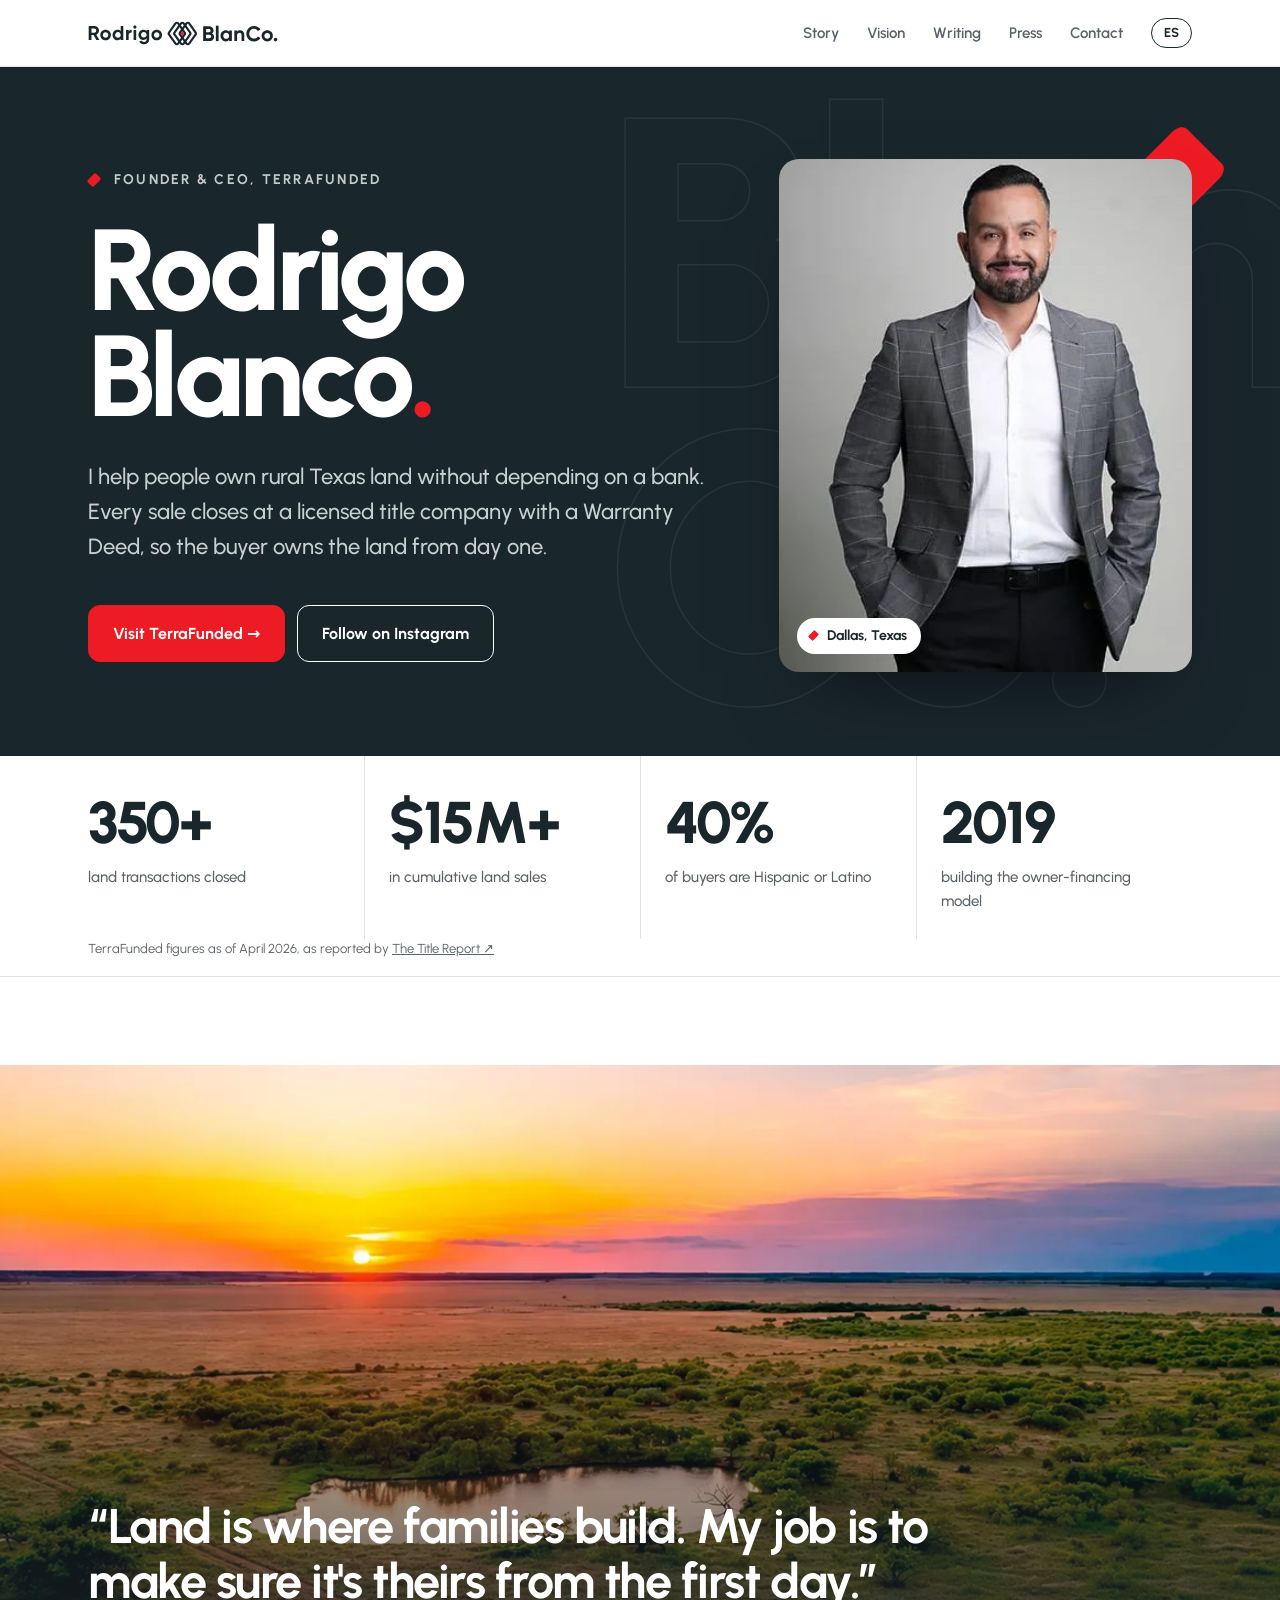
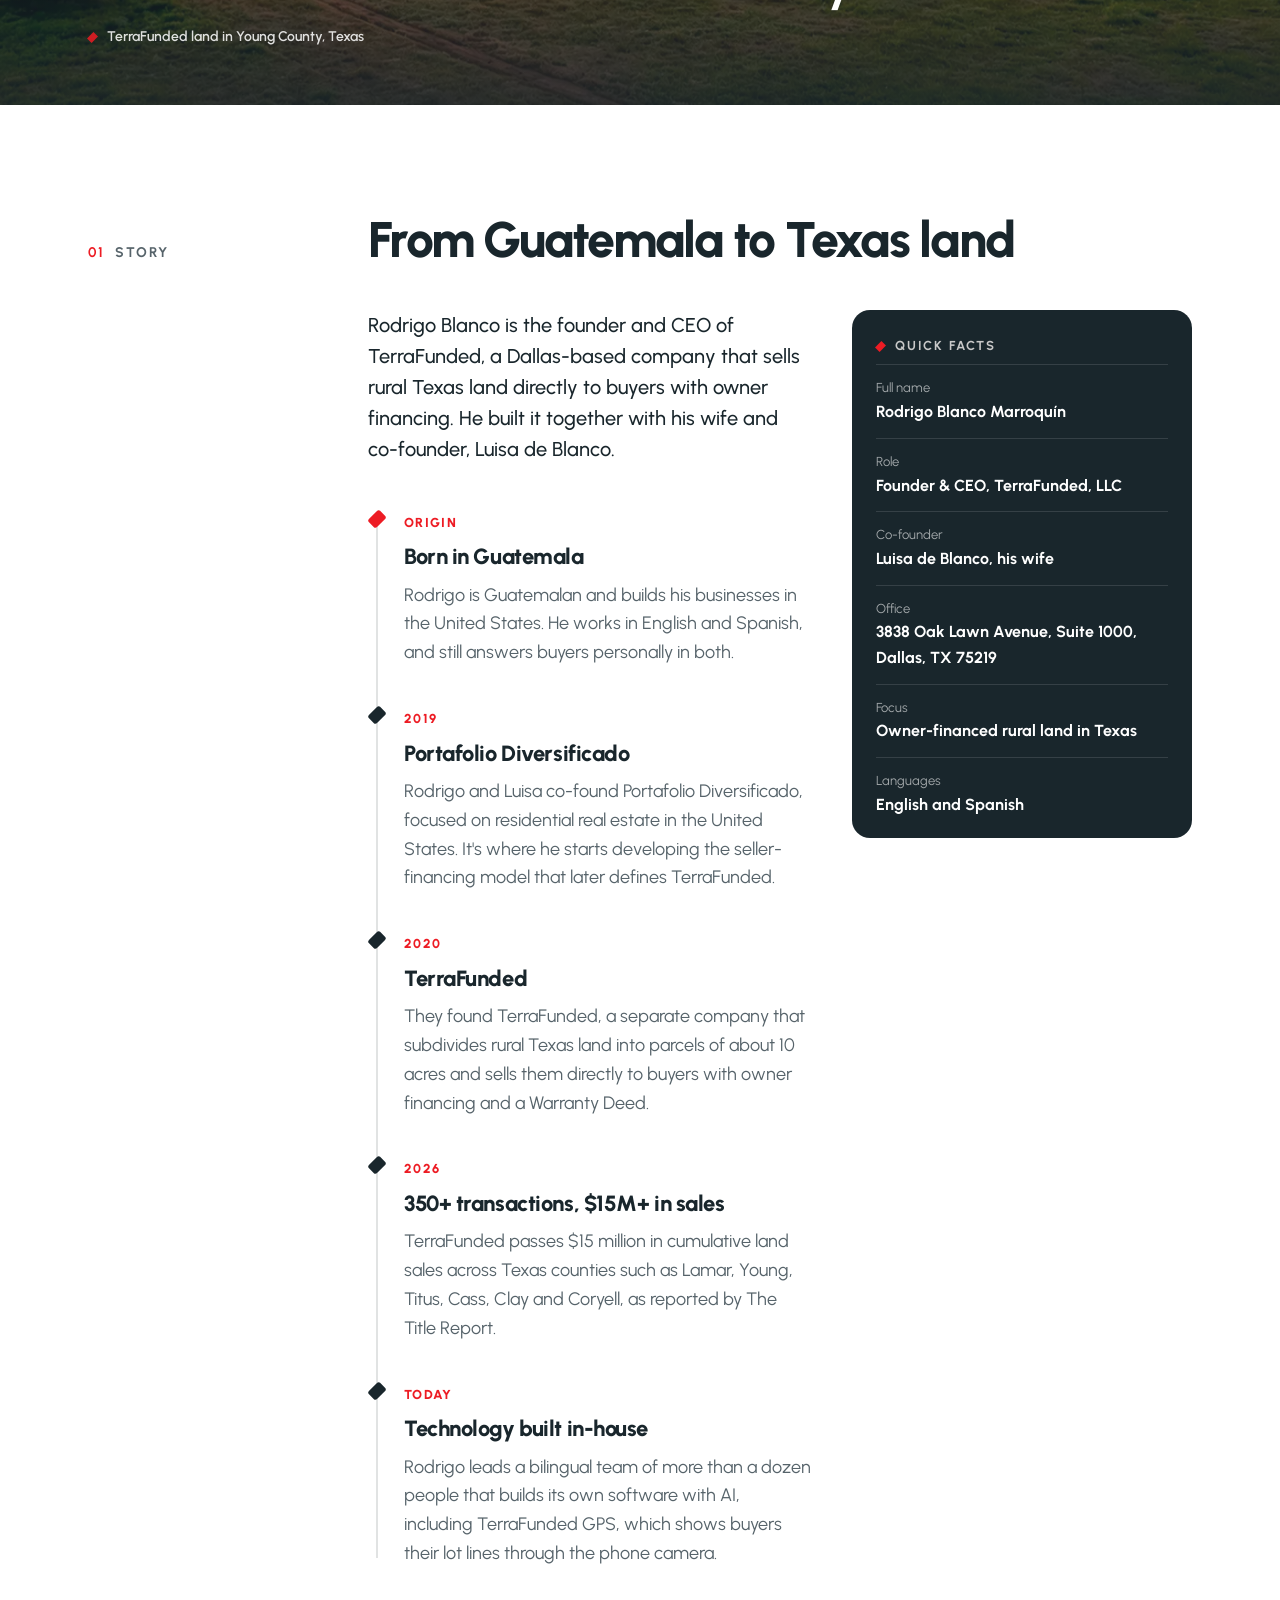
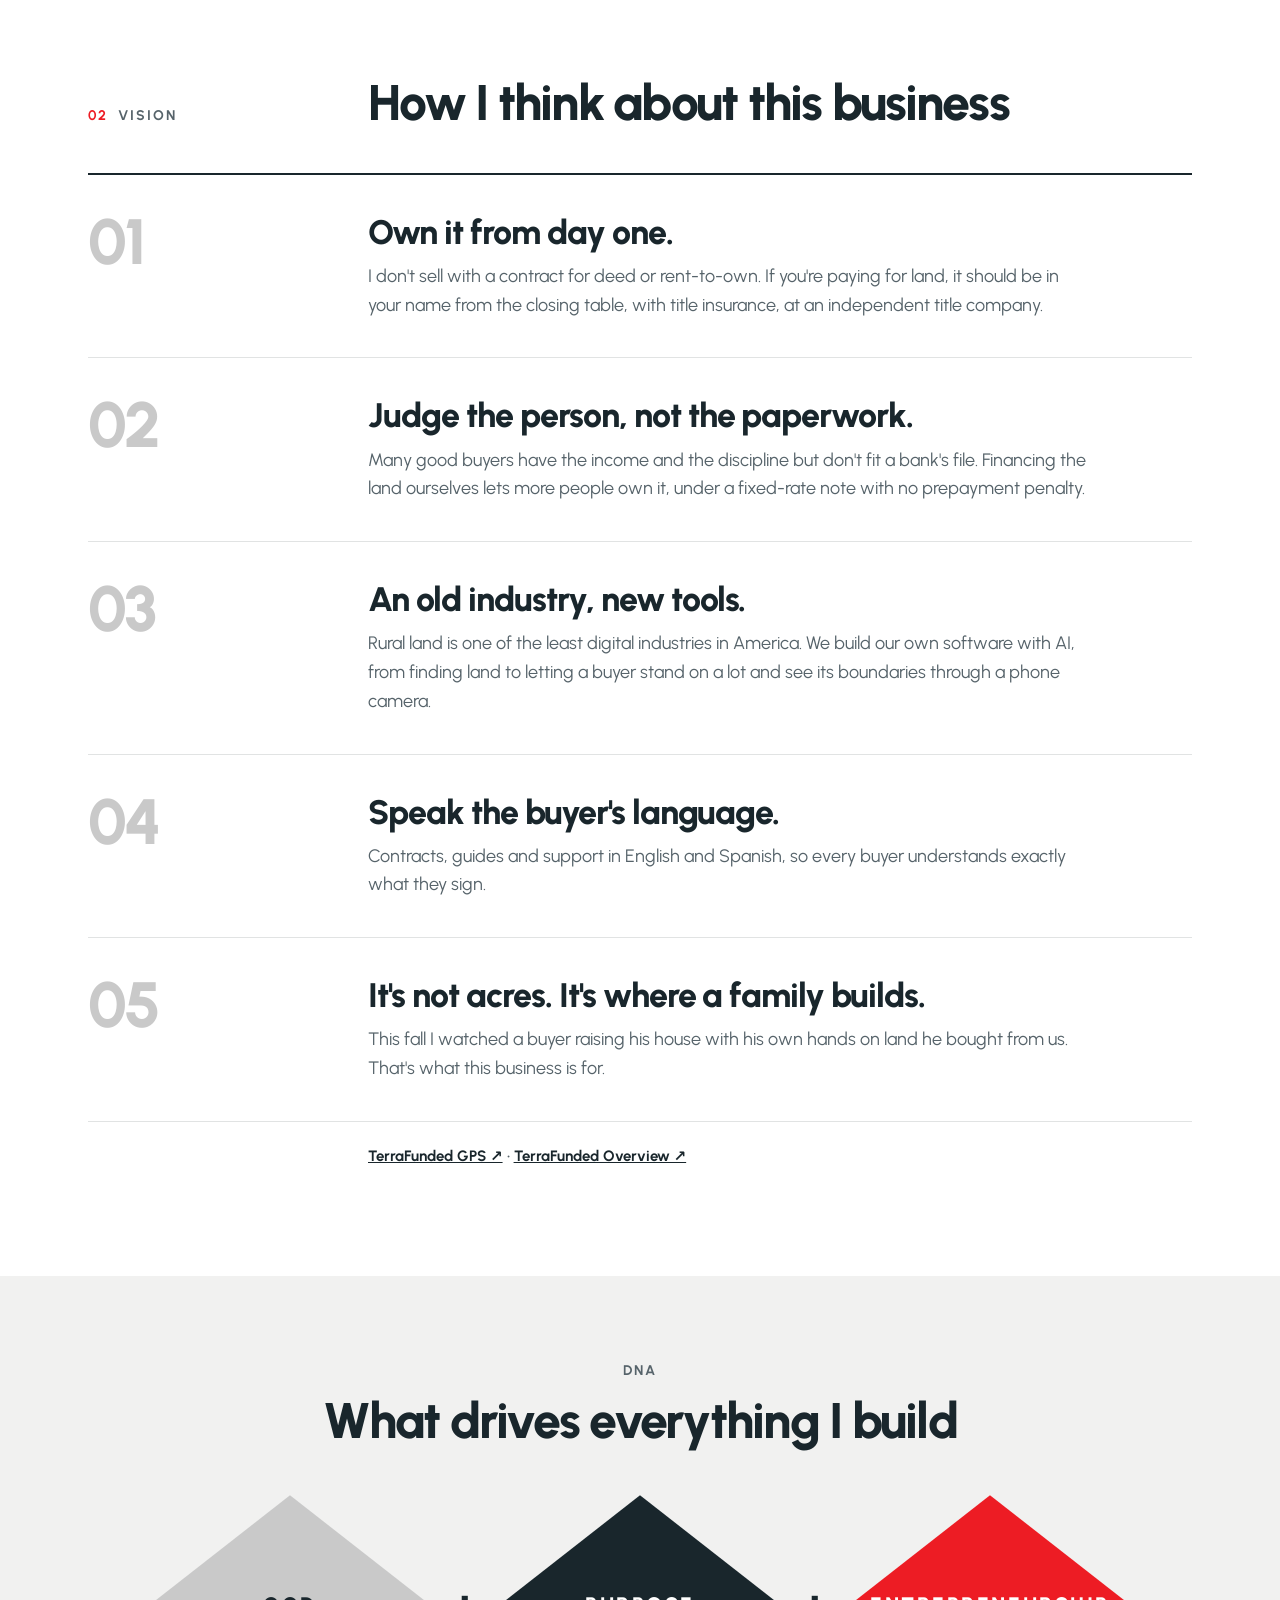
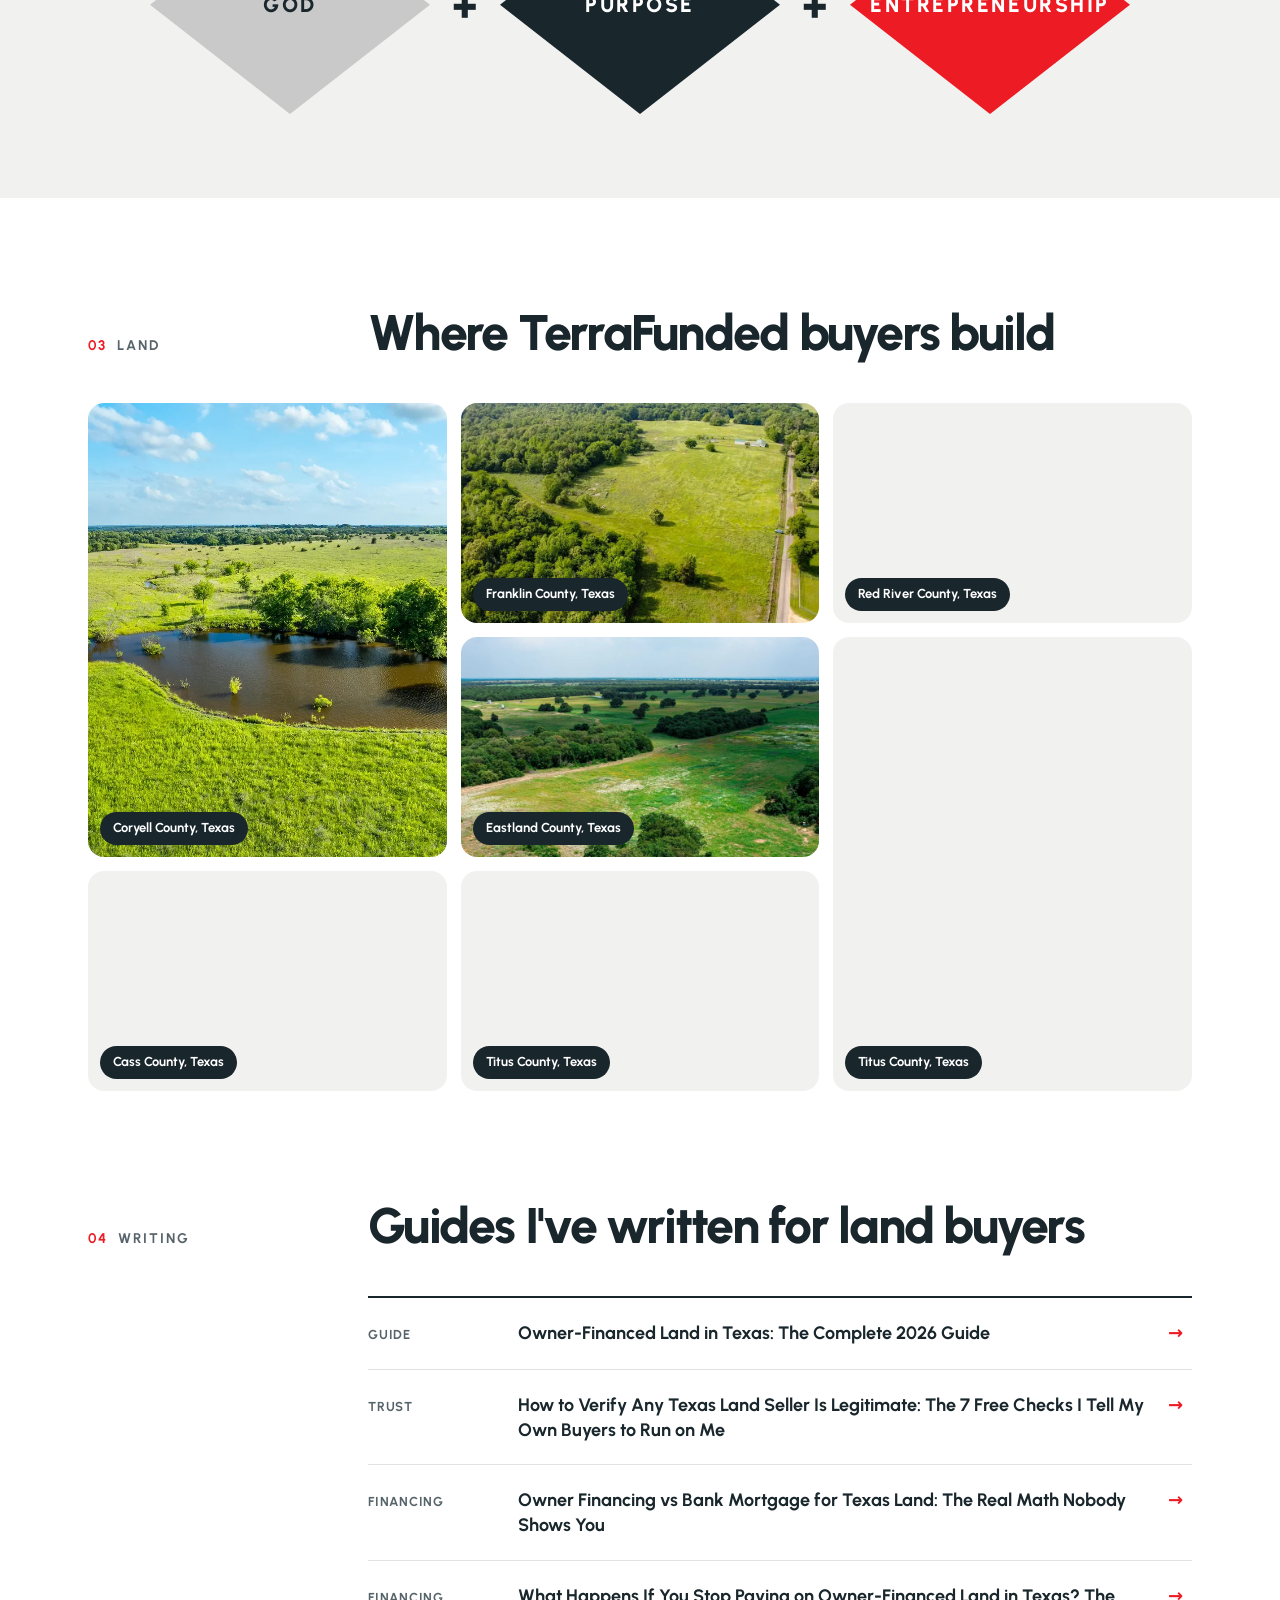
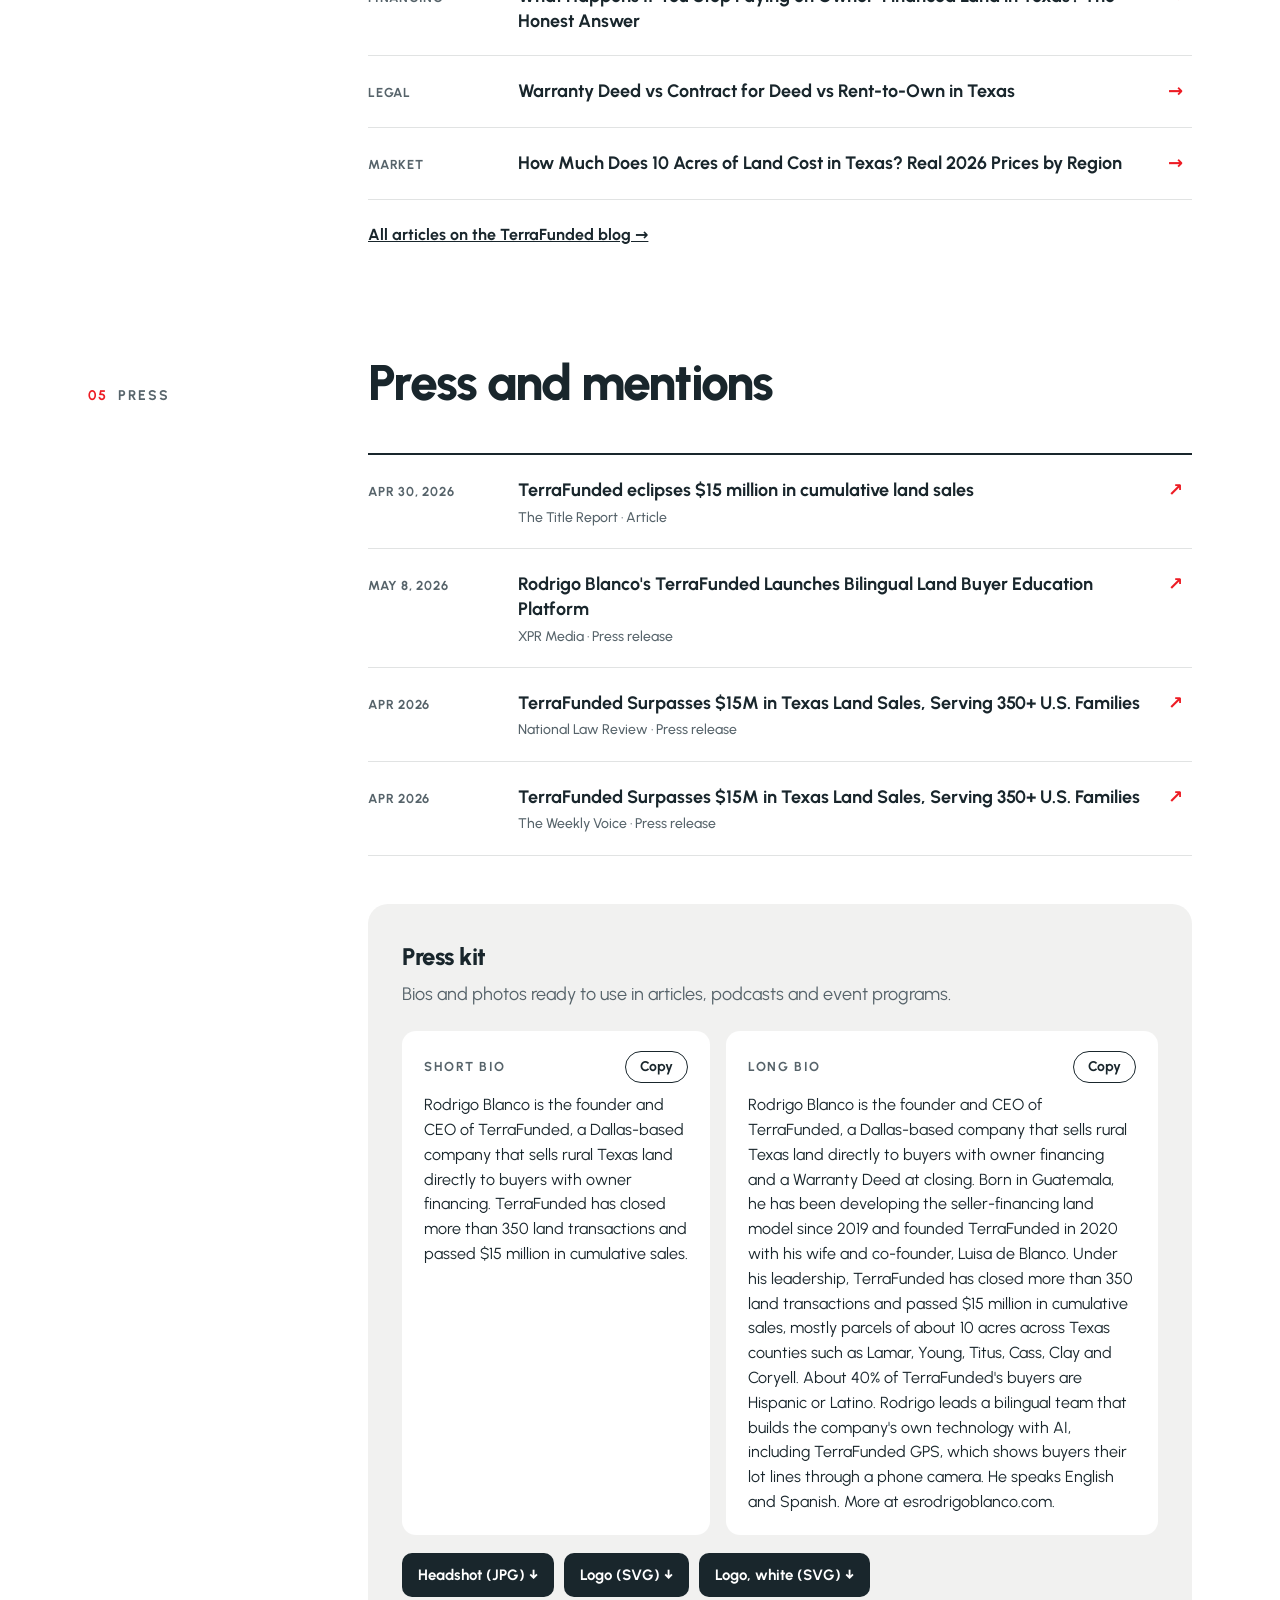
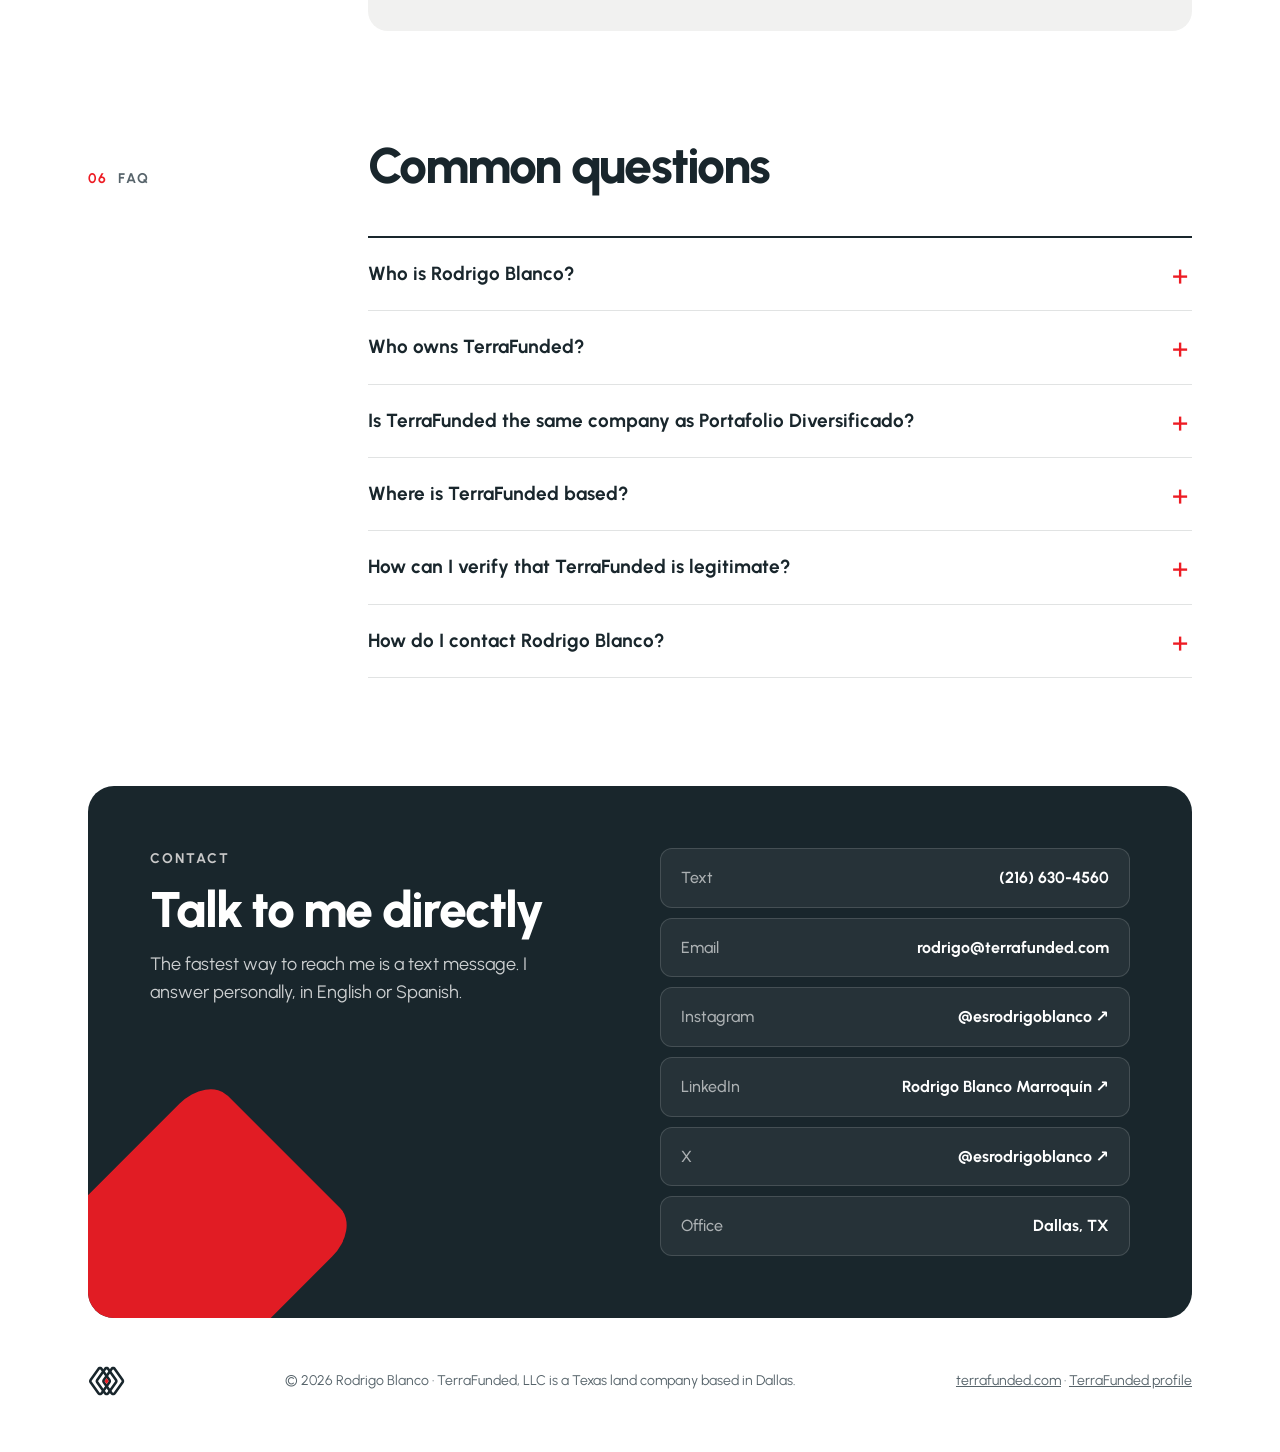
<file: index.html>
<!DOCTYPE html>
<html lang="en">
<head>
<meta charset="utf-8">
<meta name="viewport" content="width=device-width, initial-scale=1">
<title>Rodrigo Blanco | Founder &amp; CEO of TerraFunded</title>
<meta name="description" content="Rodrigo Blanco is the founder and CEO of TerraFunded, a Dallas company that sells rural Texas land directly to buyers with owner financing. 350+ land transactions and $15M+ in sales.">
<link rel="canonical" href="https://esrodrigoblanco.com/">
<link rel="alternate" hreflang="en" href="https://esrodrigoblanco.com/">
<link rel="alternate" hreflang="es" href="https://esrodrigoblanco.com/es/">
<link rel="alternate" hreflang="x-default" href="https://esrodrigoblanco.com/">
<link rel="me" href="https://www.linkedin.com/in/rodrigoblancomarroquin/">
<link rel="me" href="https://www.instagram.com/esrodrigoblanco/">
<link rel="me" href="https://x.com/esrodrigoblanco">
<link rel="me" href="https://terrafunded.com/authors/rodrigo-blanco">
<meta name="author" content="Rodrigo Blanco">
<meta name="robots" content="index, follow, max-image-preview:large">
<meta name="theme-color" content="#ffffff">
<meta property="og:type" content="profile">
<meta property="og:site_name" content="Rodrigo Blanco">
<meta property="profile:first_name" content="Rodrigo">
<meta property="profile:last_name" content="Blanco">
<meta property="og:title" content="Rodrigo Blanco | Founder &amp; CEO of TerraFunded">
<meta property="og:description" content="Rodrigo Blanco is the founder and CEO of TerraFunded, a Dallas company that sells rural Texas land directly to buyers with owner financing. 350+ land transactions and $15M+ in sales.">
<meta property="og:url" content="https://esrodrigoblanco.com/">
<meta property="og:image" content="https://esrodrigoblanco.com/og-rodrigo-blanco.jpg">
<meta property="og:image:width" content="1200">
<meta property="og:image:height" content="630">
<meta property="og:image:alt" content="Rodrigo Blanco, Founder &amp; CEO, TerraFunded">
<meta property="og:locale" content="en_US">
<meta property="og:locale:alternate" content="es_US">
<meta name="twitter:card" content="summary_large_image">
<meta name="twitter:site" content="@esrodrigoblanco">
<meta name="twitter:creator" content="@esrodrigoblanco">
<meta name="twitter:title" content="Rodrigo Blanco | Founder &amp; CEO of TerraFunded">
<meta name="twitter:description" content="Rodrigo Blanco is the founder and CEO of TerraFunded, a Dallas company that sells rural Texas land directly to buyers with owner financing. 350+ land transactions and $15M+ in sales.">
<meta name="twitter:image" content="https://esrodrigoblanco.com/og-rodrigo-blanco.jpg">
<meta name="msvalidate.01" content="620472A22B0CA1581D997D4E8FBC1A9F">
<meta name="google-site-verification" content="-E_RcX_S4mlRN3WIIyLujaK6M_BnNBOgAqA6BPch5Zo">
<link rel="icon" href="/favicon.svg" type="image/svg+xml">
<link rel="icon" href="/favicon-48.png" sizes="48x48" type="image/png">
<link rel="apple-touch-icon" href="/apple-touch-icon.png">
<link rel="preload" href="/fonts/urbanist-latin-800-normal.woff2" as="font" type="font/woff2" crossorigin>
<style>/* Rodrigo BlanCo. personal brand (Wonder Studio manual):
   slate #19262C, red #ED1C24, light gray #C9C9C9, white.
   Brand type is Gilroy (licensed); Urbanist is the free stand-in. */
@font-face{font-family:Urbanist;font-weight:400;font-display:swap;src:url(/fonts/urbanist-latin-400-normal.woff2) format('woff2')}
@font-face{font-family:Urbanist;font-weight:500;font-display:swap;src:url(/fonts/urbanist-latin-500-normal.woff2) format('woff2')}
@font-face{font-family:Urbanist;font-weight:600;font-display:swap;src:url(/fonts/urbanist-latin-600-normal.woff2) format('woff2')}
@font-face{font-family:Urbanist;font-weight:700;font-display:swap;src:url(/fonts/urbanist-latin-700-normal.woff2) format('woff2')}
@font-face{font-family:Urbanist;font-weight:800;font-display:swap;src:url(/fonts/urbanist-latin-800-normal.woff2) format('woff2')}
:root{--ink:#19262C;--ink2:#22313A;--red:#ED1C24;--gray:#C9C9C9;--soft:#56636A;--line:#E1E3E3;--tint:#F1F1F0;--max:1160px}
*{box-sizing:border-box;margin:0;padding:0}
html{scroll-behavior:smooth;-webkit-text-size-adjust:100%;scroll-padding-top:72px}
body{font-family:Urbanist,Gilroy,system-ui,sans-serif;color:var(--ink);background:#fff;line-height:1.6;font-size:18px;font-variant-numeric:tabular-nums;-webkit-font-smoothing:antialiased}
a{color:inherit}
img{display:block;max-width:100%;height:auto}
.wrap{max-width:var(--max);margin:0 auto;padding:0 28px}

/* reveal */
.rv{opacity:0;transform:translateY(18px);transition:opacity .7s ease,transform .7s cubic-bezier(.2,.7,.2,1)}
.rv.in{opacity:1;transform:none}
@media (prefers-reduced-motion:reduce){.rv{opacity:1;transform:none;transition:none}html{scroll-behavior:auto}}

/* diamond helper */
.dia{display:inline-block;width:10px;height:10px;background:var(--red);transform:rotate(45deg) scaleX(.72);border-radius:2px}

/* nav */
header.nav{position:sticky;top:0;z-index:20;background:rgba(255,255,255,.9);backdrop-filter:saturate(1.4) blur(14px);-webkit-backdrop-filter:saturate(1.4) blur(14px);border-bottom:1px solid var(--line)}
.nav .wrap{display:flex;align-items:center;justify-content:space-between;height:66px;gap:24px}
.brand{display:flex;align-items:center}
.brand img{height:25px;width:auto}
.nav nav{display:flex;gap:28px;align-items:center;font-size:15px;font-weight:600}
.nav nav a{text-decoration:none;color:var(--soft);transition:color .15s}
.nav nav a:hover{color:var(--ink)}
.nav .lang{border:1.5px solid var(--ink);border-radius:999px;padding:4px 12px;color:var(--ink)!important;font-weight:700;font-size:13px}

/* hero (dark slate, like the brand's business cards) */
.hero{background:var(--ink);color:#fff;padding:92px 0 84px;position:relative;overflow:hidden}
.wm{position:absolute;right:-2%;top:50%;transform:translateY(-50%);font-weight:800;font-size:clamp(220px,30vw,440px);line-height:.82;letter-spacing:-.04em;color:transparent;-webkit-text-stroke:1.5px rgba(255,255,255,.07);pointer-events:none;user-select:none;white-space:nowrap}
.hero .wrap{display:grid;grid-template-columns:1.2fr .8fr;gap:72px;align-items:center;position:relative}
.eyebrow{font-size:14px;font-weight:700;letter-spacing:.16em;text-transform:uppercase;color:var(--gray);display:flex;align-items:center;gap:14px}
.eyebrow:before{content:"";width:12px;height:12px;background:var(--red);transform:rotate(45deg) scaleX(.72);border-radius:2px;flex:none}
h1{font-size:clamp(58px,9vw,118px);line-height:.92;font-weight:800;letter-spacing:-.04em;margin:26px 0 30px}
h1 em{font-style:normal;color:var(--red)}
.lede{font-size:clamp(19px,2vw,22px);color:rgba(255,255,255,.78);max-width:30em;font-weight:500}
.ctas{display:flex;gap:12px;margin-top:40px;flex-wrap:wrap}
.btn{display:inline-flex;align-items:center;gap:8px;padding:15px 24px;border-radius:12px;font-weight:700;font-size:16px;text-decoration:none;border:1.5px solid #fff;color:#fff;transition:transform .15s ease,background .15s ease}
.btn:hover{transform:translateY(-1px);background:rgba(255,255,255,.08)}
.btn.primary{background:var(--red);border-color:var(--red)}
.btn.primary:hover{background:#d4141c}
.portrait{position:relative;justify-self:end;width:100%;max-width:420px}
.portrait img{width:100%;border-radius:20px;background:#d9dcdb;box-shadow:0 40px 80px -40px rgba(0,0,0,.6)}
.portrait:before{content:"";position:absolute;right:-26px;top:-26px;width:92px;height:92px;background:var(--red);transform:rotate(45deg) scaleX(.72);border-radius:12px;z-index:0}
.portrait img{position:relative;z-index:1}
.pin{position:absolute;z-index:2;left:18px;bottom:18px;background:#fff;color:var(--ink);border-radius:999px;padding:7px 14px 7px 12px;font-size:14px;font-weight:700;display:flex;align-items:center;gap:9px}
.pin:before{content:"";width:9px;height:9px;background:var(--red);transform:rotate(45deg) scaleX(.72);border-radius:1px}

/* stats */
.stats{border-bottom:1px solid var(--line)}
.stats .grid{display:grid;grid-template-columns:repeat(4,1fr)}
.stat{padding:38px 24px 26px;border-left:1px solid var(--line)}
.stat:first-child{border-left:0;padding-left:0}
.stat:nth-child(2){transition-delay:.08s}.stat:nth-child(3){transition-delay:.16s}.stat:nth-child(4){transition-delay:.24s}
.stat b{display:block;font-size:clamp(40px,4.6vw,60px);font-weight:800;letter-spacing:-.04em;line-height:1}
.stat span{display:block;margin-top:12px;font-size:15px;color:var(--soft);font-weight:500}
.note{font-size:13px;color:var(--soft);padding:0 0 16px}

/* band */
.band{position:relative;margin-top:88px;height:min(78vh,640px);min-height:420px;overflow:hidden;color:#fff}
.band img{position:absolute;inset:0;width:100%;height:100%;object-fit:cover}
.band:after{content:"";position:absolute;inset:0;background:linear-gradient(180deg,rgba(25,38,44,0) 30%,rgba(25,38,44,.85) 100%)}
.band-txt{position:absolute;left:0;right:0;bottom:56px;z-index:1}
.band-txt p{font-size:clamp(28px,3.8vw,50px);font-weight:700;line-height:1.12;letter-spacing:-.03em;max-width:19em}
.band-txt span{display:flex;align-items:center;gap:10px;margin-top:18px;font-size:14px;font-weight:600;opacity:.85}
.band-txt span:before{content:"";width:9px;height:9px;background:var(--red);transform:rotate(45deg) scaleX(.72)}

/* sections */
section.block{padding:108px 0 0}
.head{display:grid;grid-template-columns:240px 1fr;gap:40px;margin-bottom:44px;align-items:baseline}
.k{font-size:14px;font-weight:700;letter-spacing:.14em;text-transform:uppercase;color:var(--soft)}
.k em{font-style:normal;color:var(--red);margin-right:10px}
h2{font-size:clamp(32px,4vw,50px);line-height:1.06;font-weight:800;letter-spacing:-.035em}

/* story */
.story{display:grid;grid-template-columns:240px 1fr 340px;gap:40px}
.story>div{grid-column:2}
.story .facts{grid-column:3}
.intro{font-size:20px;line-height:1.55;margin-bottom:42px;max-width:34em;font-weight:500}
.tl{list-style:none;position:relative;padding-left:36px}
.tl:before{content:"";position:absolute;left:8px;top:10px;bottom:10px;width:2px;background:var(--line)}
.tl li{position:relative;padding-bottom:36px}
.tl li:last-child{padding-bottom:0}
.tl li:before{content:"";position:absolute;left:-35px;top:4px;width:16px;height:16px;background:var(--ink);transform:rotate(45deg) scaleX(.72);border-radius:3px}
.tl li:first-child:before{background:var(--red)}
.when{font-size:13px;font-weight:800;color:var(--red);letter-spacing:.1em;text-transform:uppercase}
.tl h3{font-size:22px;font-weight:800;letter-spacing:-.02em;margin:4px 0 6px}
.tl p{color:var(--soft);max-width:36em}
dl.facts{background:var(--ink);color:#fff;border-radius:18px;padding:8px 24px;align-self:start;position:sticky;top:96px}
dl.facts h3{font-size:13px;font-weight:700;letter-spacing:.14em;text-transform:uppercase;color:var(--gray);padding:18px 0 8px;display:flex;align-items:center;gap:10px}
dl.facts h3:before{content:"";width:9px;height:9px;background:var(--red);transform:rotate(45deg) scaleX(.72)}
dl.facts div{padding:13px 0;border-top:1px solid rgba(255,255,255,.12)}
dl.facts dt{font-size:13px;color:rgba(255,255,255,.6)}
dl.facts dd{font-weight:700;font-size:16px}

/* vision */
.vision{list-style:none;border-top:2px solid var(--ink)}
.vision li{display:grid;grid-template-columns:240px 1fr;gap:40px;padding:38px 0;border-bottom:1px solid var(--line)}
.vn{font-size:64px;font-weight:800;line-height:.9;color:var(--gray);letter-spacing:-.05em}
.vision li:hover .vn{color:var(--red)}
.vn{transition:color .25s}
.vision h3{font-size:clamp(24px,2.8vw,34px);font-weight:800;letter-spacing:-.03em;line-height:1.15;margin-bottom:10px}
.vision p{color:var(--soft);font-size:18px;max-width:40em}
.techl{margin:22px 0 0 280px;font-size:15px;font-weight:700;color:var(--soft)}
.techl a{color:var(--ink)}

/* DNA (brand manual: Dios + Propósito + Emprendimiento) */
.adn{margin-top:108px;background:var(--tint);padding:84px 0;text-align:center}
.adn h2{margin:12px auto 48px;max-width:16em}
.dmds{display:flex;align-items:center;justify-content:center;gap:22px}
.dmd{width:min(280px,28vw);aspect-ratio:1.28;position:relative;display:grid;place-items:center}
.dmd:before{content:"";position:absolute;inset:0;background:var(--gray);clip-path:polygon(50% 0,100% 50%,50% 100%,0 50%);border-radius:0}
.dmd:nth-child(3):before{background:var(--ink)}
.dmd:nth-child(5):before{background:var(--red)}
.dmd span{position:relative;font-weight:800;font-size:clamp(14px,1.7vw,21px);letter-spacing:.12em;text-transform:uppercase}
.dmd:nth-child(3) span,.dmd:nth-child(5) span{color:#fff}
.plus{font-size:44px;font-weight:800;line-height:1;color:var(--ink)}

/* gallery */
.gallery{display:grid;grid-template-columns:repeat(3,1fr);grid-auto-rows:220px;gap:14px}
.gallery figure{position:relative;overflow:hidden;border-radius:16px;background:var(--tint)}
.gallery figure.tall{grid-row:span 2}
.gallery img{width:100%;height:100%;object-fit:cover;transition:transform 1.2s cubic-bezier(.2,.7,.2,1)}
.gallery figure:hover img{transform:scale(1.04)}
.gallery figcaption{position:absolute;left:12px;bottom:12px;background:var(--ink);color:#fff;border-radius:999px;padding:6px 13px;font-size:13px;font-weight:700}

/* rows */
.rows{list-style:none;border-top:2px solid var(--ink);margin-left:280px}
.rows li{border-bottom:1px solid var(--line)}
.rows a{display:grid;grid-template-columns:130px 1fr 24px;gap:20px;padding:21px 0;text-decoration:none;align-items:baseline}
.rows a:hover .t{color:var(--red)}
.rows a:hover .arr{transform:translateX(3px)}
.rows .tag{font-size:13px;color:var(--soft);font-weight:700;text-transform:uppercase;letter-spacing:.06em}
.rows .t{font-weight:700;font-size:18px;line-height:1.4;transition:color .15s}
.rows .t small{display:block;font-weight:500;font-size:14px;color:var(--soft);margin-top:4px}
.rows .arr{color:var(--red);font-weight:800;transition:transform .15s}
.more{display:inline-block;margin:22px 0 0 280px;font-weight:700;font-size:16px}

/* press kit */
.kit{margin:48px 0 0 280px;background:var(--tint);border-radius:20px;padding:34px}
.kit-head h3{font-size:24px;font-weight:800;letter-spacing:-.02em}
.kit-head p{color:var(--soft);margin-top:4px}
.bios{display:grid;grid-template-columns:1fr 1.4fr;gap:16px;margin-top:22px}
.bio{background:#fff;border-radius:14px;padding:20px 22px}
.bio-top{display:flex;justify-content:space-between;align-items:center;margin-bottom:10px}
.bio-top b{font-size:13px;letter-spacing:.12em;text-transform:uppercase;color:var(--soft)}
.bio button{font:inherit;font-size:14px;font-weight:700;border:1.5px solid var(--ink);background:#fff;color:var(--ink);border-radius:999px;padding:4px 14px;cursor:pointer}
.bio button:hover{background:var(--ink);color:#fff}
.bio p{font-size:16px;line-height:1.55}
.dl{display:flex;flex-wrap:wrap;gap:10px;margin-top:18px}
.dl a{font-size:15px;font-weight:700;text-decoration:none;background:var(--ink);color:#fff;border-radius:10px;padding:10px 16px}
.dl a:hover{background:var(--red)}

/* faq */
.faq{margin-left:280px}
details{border-bottom:1px solid var(--line)}
details:first-of-type{border-top:2px solid var(--ink)}
summary{list-style:none;cursor:pointer;padding:21px 40px 21px 0;font-weight:700;font-size:19px;position:relative}
summary::-webkit-details-marker{display:none}
summary:after{content:"+";position:absolute;right:4px;top:15px;font-size:28px;font-weight:500;color:var(--red)}
details[open] summary:after{content:"−"}
details p{padding:0 0 22px;color:var(--soft);max-width:44em}

/* contact */
.contact{margin-top:108px;background:var(--ink);color:#fff;border-radius:26px;padding:62px;display:grid;grid-template-columns:1fr 1fr;gap:40px;position:relative;overflow:hidden}
.contact:before{content:"";position:absolute;left:-60px;bottom:-90px;width:300px;height:300px;background:var(--red);transform:rotate(45deg) scaleX(.72);border-radius:40px;opacity:.95}
.contact>*{position:relative}
.contact .k{color:var(--gray)}
.contact h2{margin-top:12px}
.cp{color:rgba(255,255,255,.78);margin-top:14px;max-width:24em}
.channels{display:grid;gap:10px;align-content:start}
.channels a,.channels div{display:flex;justify-content:space-between;gap:16px;background:rgba(255,255,255,.06);border:1px solid rgba(255,255,255,.14);border-radius:12px;padding:16px 20px;text-decoration:none;font-weight:700;font-size:16px;transition:background .15s}
.channels a:hover{background:rgba(255,255,255,.12)}
.channels span{color:rgba(255,255,255,.62);font-weight:500}
footer{padding:48px 0 56px;font-size:14px;color:var(--soft)}
footer .wrap{display:flex;justify-content:space-between;align-items:center;gap:20px;flex-wrap:wrap}
footer .fsym{height:30px;width:auto}
footer a{color:var(--soft)}

@media (max-width:1000px){
 .story{grid-template-columns:1fr}
 .story>div,.story .facts{grid-column:auto}
 dl.facts{position:static}
 .rows,.faq,.kit{margin-left:0}
 .bios{grid-template-columns:1fr}
 .more,.techl{margin-left:0}
 .vision li{grid-template-columns:90px 1fr;gap:20px}
 .vn{font-size:44px}
 .head{grid-template-columns:1fr;gap:12px;margin-bottom:30px}
}
@media (max-width:820px){
 .nav nav a:not(.lang){display:none}
 .brand img{height:21px}
 .hero{padding:52px 0 60px}
 .hero .wrap{grid-template-columns:1fr;gap:52px}
 .wm{top:auto;bottom:-4%;transform:none;font-size:220px}
 .portrait{justify-self:start;max-width:320px}
 .portrait:before{width:70px;height:70px;right:-18px;top:-18px}
 .stats .grid{grid-template-columns:1fr 1fr}
 .stat{padding:26px 16px 22px 0;border-left:0;border-top:1px solid var(--line)}
 .stat:nth-child(-n+2){border-top:0}
 .stat:nth-child(even){padding-left:18px;border-left:1px solid var(--line)}
 .band{margin-top:64px;height:520px;min-height:0}
 .band-txt{bottom:36px}
 section.block{padding-top:84px}
 .adn{margin-top:84px;padding:64px 0}
 .dmds{flex-direction:column;gap:8px}
 .dmd{width:240px}
 .plus{font-size:36px}
 .gallery{grid-template-columns:1fr 1fr;grid-auto-rows:160px;gap:10px}
 .contact{grid-template-columns:1fr;padding:36px 24px 120px;margin-top:84px;gap:28px}
 .contact:before{width:200px;height:200px;left:auto;right:-60px;bottom:-110px}
 .rows a{grid-template-columns:1fr 20px;gap:6px 14px}
 .rows .tag{grid-column:1/-1}
}
@media (max-width:440px){
 .wrap{padding:0 20px}
 .gallery{grid-template-columns:1fr;grid-auto-rows:200px}
 .gallery figure.tall{grid-row:span 1}
 .channels a,.channels div{flex-direction:column;gap:2px}
 .vision li{grid-template-columns:1fr;gap:8px}
}
</style>
<script type="application/ld+json">
{
 "@context": "https://schema.org",
 "@graph": [
  {
   "@type": "WebSite",
   "@id": "https://esrodrigoblanco.com/#website",
   "url": "https://esrodrigoblanco.com/",
   "name": "Rodrigo Blanco",
   "alternateName": "Rodrigo BlanCo.",
   "inLanguage": [
    "en",
    "es"
   ],
   "about": {
    "@id": "https://esrodrigoblanco.com/#person"
   }
  },
  {
   "@type": "ProfilePage",
   "@id": "https://esrodrigoblanco.com/#profilepage",
   "url": "https://esrodrigoblanco.com/",
   "name": "Rodrigo Blanco | Founder & CEO of TerraFunded",
   "description": "Rodrigo Blanco is the founder and CEO of TerraFunded, a Dallas company that sells rural Texas land directly to buyers with owner financing. 350+ land transactions and $15M+ in sales.",
   "inLanguage": "en",
   "isPartOf": {
    "@id": "https://esrodrigoblanco.com/#website"
   },
   "mainEntity": {
    "@id": "https://esrodrigoblanco.com/#person"
   },
   "dateModified": "2026-11-08"
  },
  {
   "@type": "Person",
   "@id": "https://esrodrigoblanco.com/#person",
   "name": "Rodrigo Blanco",
   "alternateName": "Rodrigo Blanco Marroquín",
   "givenName": "Rodrigo",
   "familyName": "Blanco",
   "jobTitle": "Founder & CEO",
   "description": "Rodrigo Blanco is the founder and CEO of TerraFunded, a Dallas company that sells rural Texas land directly to buyers with owner financing. 350+ land transactions and $15M+ in sales.",
   "url": "https://esrodrigoblanco.com/",
   "image": "https://esrodrigoblanco.com/rodrigo-blanco-square.jpg",
   "email": "mailto:rodrigo@terrafunded.com",
   "worksFor": {
    "@type": "Organization",
    "@id": "https://terrafunded.com/#organization",
    "name": "TerraFunded",
    "legalName": "TerraFunded, LLC",
    "url": "https://terrafunded.com"
   },
   "workLocation": {
    "@type": "Place",
    "address": {
     "@type": "PostalAddress",
     "streetAddress": "3838 Oak Lawn Avenue, Suite 1000",
     "addressLocality": "Dallas",
     "addressRegion": "TX",
     "postalCode": "75219",
     "addressCountry": "US"
    }
   },
   "spouse": {
    "@type": "Person",
    "@id": "https://terrafunded.com/about-us/luisa-de-blanco#person",
    "name": "Luisa de Blanco"
   },
   "knowsAbout": [
    "Owner financing",
    "Seller financing",
    "Rural land in Texas",
    "Land subdivision",
    "Warranty deeds",
    "Real estate notes"
   ],
   "knowsLanguage": [
    "en",
    "es"
   ],
   "nationality": {
    "@type": "Country",
    "name": "Guatemala"
   },
   "subjectOf": [
    {
     "@type": "NewsArticle",
     "headline": "TerraFunded eclipses $15 million in cumulative land sales",
     "url": "https://www.thetitlereport.com/TTR/Articles/97176.aspx",
     "publisher": {
      "@type": "Organization",
      "name": "The Title Report"
     }
    },
    {
     "@type": "Article",
     "headline": "Rodrigo Blanco's TerraFunded Launches Bilingual Land Buyer Education Platform",
     "url": "https://xpr.media/?p=788051",
     "publisher": {
      "@type": "Organization",
      "name": "XPR Media"
     }
    },
    {
     "@type": "Article",
     "headline": "TerraFunded Surpasses $15M in Texas Land Sales, Serving 350+ U.S. Families",
     "url": "https://natlawreview.com/press-releases/terrafunded-surpasses-15m-texas-land-sales-serving-350-us-families",
     "publisher": {
      "@type": "Organization",
      "name": "National Law Review"
     }
    },
    {
     "@type": "Article",
     "headline": "TerraFunded Surpasses $15M in Texas Land Sales, Serving 350+ U.S. Families",
     "url": "https://weeklyvoice.com/terrafunded-surpasses-15m-in-texas-land-sales-serving-350-u-s-families/",
     "publisher": {
      "@type": "Organization",
      "name": "The Weekly Voice"
     }
    }
   ],
   "sameAs": [
    "https://terrafunded.com/authors/rodrigo-blanco",
    "https://www.linkedin.com/in/rodrigoblancomarroquin/",
    "https://www.instagram.com/esrodrigoblanco/",
    "https://x.com/esrodrigoblanco"
   ]
  },
  {
   "@type": "Organization",
   "@id": "https://terrafunded.com/#organization",
   "name": "TerraFunded",
   "legalName": "TerraFunded, LLC",
   "url": "https://terrafunded.com",
   "foundingDate": "2020",
   "founder": [
    {
     "@id": "https://esrodrigoblanco.com/#person"
    },
    {
     "@type": "Person",
     "@id": "https://terrafunded.com/about-us/luisa-de-blanco#person",
     "name": "Luisa de Blanco"
    }
   ]
  },
  {
   "@type": "FAQPage",
   "@id": "https://esrodrigoblanco.com/#faq",
   "inLanguage": "en",
   "mainEntity": [
    {
     "@type": "Question",
     "name": "Who is Rodrigo Blanco?",
     "acceptedAnswer": {
      "@type": "Answer",
      "text": "Rodrigo Blanco (Rodrigo Blanco Marroquín) is the founder and CEO of TerraFunded, a Dallas-based company that sells rural Texas land directly to buyers with owner financing. TerraFunded has closed more than 350 land transactions and passed $15 million in cumulative sales."
     }
    },
    {
     "@type": "Question",
     "name": "Who owns TerraFunded?",
     "acceptedAnswer": {
      "@type": "Answer",
      "text": "TerraFunded, LLC was founded in 2020 by Rodrigo Blanco and his wife and co-founder, Luisa de Blanco. Rodrigo serves as Founder & CEO."
     }
    },
    {
     "@type": "Question",
     "name": "Is TerraFunded the same company as Portafolio Diversificado?",
     "acceptedAnswer": {
      "@type": "Answer",
      "text": "No. Rodrigo and Luisa Blanco co-founded both, but they are separate companies. TerraFunded, LLC sells rural Texas land with owner financing. Portafolio Diversificado is focused on residential real estate."
     }
    },
    {
     "@type": "Question",
     "name": "Where is TerraFunded based?",
     "acceptedAnswer": {
      "@type": "Answer",
      "text": "TerraFunded's office is at 3838 Oak Lawn Avenue, Suite 1000, Dallas, TX 75219. Its land is in rural Texas counties such as Lamar, Young, Titus, Cass, Clay and Coryell."
     }
    },
    {
     "@type": "Question",
     "name": "How can I verify that TerraFunded is legitimate?",
     "acceptedAnswer": {
      "@type": "Answer",
      "text": "Every sale closes at an independent, licensed Texas title company, and the buyer receives a recorded Warranty Deed. TerraFunded publishes a step-by-step verification guide at terrafunded.com/verify-terrafunded."
     }
    },
    {
     "@type": "Question",
     "name": "How do I contact Rodrigo Blanco?",
     "acceptedAnswer": {
      "@type": "Answer",
      "text": "By text at (216) 630-4560 or by email at rodrigo@terrafunded.com. Rodrigo answers personally in English and Spanish."
     }
    }
   ]
  }
 ]
}
</script>
</head>
<body>
<header class="nav"><div class="wrap">
 <a class="brand" href="/" aria-label="Rodrigo Blanco"><img src="/brand/logo-dark.svg" width="190" height="25" alt="Rodrigo BlanCo."></a>
 <nav aria-label="Main"><a href="#story">Story</a><a href="#vision">Vision</a><a href="#writing">Writing</a><a href="#press">Press</a><a href="#contact">Contact</a><a class="lang" href="/es/" hreflang="es" lang="es">ES</a></nav>
</div></header>
<main>
<section class="hero"><span class="wm" aria-hidden="true">Blan<br>Co.</span><div class="wrap">
 <div class="hero-txt">
  <p class="eyebrow">Founder &amp; CEO, TerraFunded</p>
  <h1>Rodrigo<br>Blanco<em>.</em></h1>
  <p class="lede">I help people own rural Texas land without depending on a bank. Every sale closes at a licensed title company with a Warranty Deed, so the buyer owns the land from day one.</p>
  <div class="ctas"><a class="btn primary" href="https://terrafunded.com" rel="noopener">Visit TerraFunded →</a><a class="btn" href="https://www.instagram.com/esrodrigoblanco/" rel="me noopener">Follow on Instagram</a></div>
 </div>
 <div class="portrait"><img src="/rodrigo-blanco.jpg" width="375" height="466" alt="Rodrigo Blanco, founder and CEO of TerraFunded"><span class="pin">Dallas, Texas</span></div>
</div></section>

<div class="stats"><div class="wrap"><div class="grid"><div class="stat rv"><b>350+</b><span>land transactions closed</span></div><div class="stat rv"><b>$15M+</b><span>in cumulative land sales</span></div><div class="stat rv"><b>40%</b><span>of buyers are Hispanic or Latino</span></div><div class="stat rv"><b>2019</b><span>building the owner-financing model</span></div></div>
 <p class="note">TerraFunded figures as of April 2026, as reported by <a href="https://www.thetitlereport.com/TTR/Articles/97176.aspx" rel="noopener">The Title Report ↗</a></p></div></div>

<section class="band" aria-label="TerraFunded land in Young County, Texas">
 <img src="/land/young-county-sunset.webp" width="1550" height="700" alt="TerraFunded land in Young County, Texas">
 <div class="band-txt wrap"><p class="rv">“Land is where families build. My job is to make sure it&#x27;s theirs from the first day.”</p><span>TerraFunded land in Young County, Texas</span></div>
</section>

<section class="block" id="story"><div class="wrap">
 <div class="head"><p class="k"><em>01</em>Story</p><h2>From Guatemala to Texas land</h2></div>
 <div class="story">
  <div><p class="intro">Rodrigo Blanco is the founder and CEO of TerraFunded, a Dallas-based company that sells rural Texas land directly to buyers with owner financing. He built it together with his wife and co-founder, Luisa de Blanco.</p><ol class="tl"><li class="rv"><span class="when">Origin</span><h3>Born in Guatemala</h3><p>Rodrigo is Guatemalan and builds his businesses in the United States. He works in English and Spanish, and still answers buyers personally in both.</p></li><li class="rv"><span class="when">2019</span><h3>Portafolio Diversificado</h3><p>Rodrigo and Luisa co-found Portafolio Diversificado, focused on residential real estate in the United States. It&#x27;s where he starts developing the seller-financing model that later defines TerraFunded.</p></li><li class="rv"><span class="when">2020</span><h3>TerraFunded</h3><p>They found TerraFunded, a separate company that subdivides rural Texas land into parcels of about 10 acres and sells them directly to buyers with owner financing and a Warranty Deed.</p></li><li class="rv"><span class="when">2026</span><h3>350+ transactions, $15M+ in sales</h3><p>TerraFunded passes $15 million in cumulative land sales across Texas counties such as Lamar, Young, Titus, Cass, Clay and Coryell, as reported by The Title Report.</p></li><li class="rv"><span class="when">Today</span><h3>Technology built in-house</h3><p>Rodrigo leads a bilingual team of more than a dozen people that builds its own software with AI, including TerraFunded GPS, which shows buyers their lot lines through the phone camera.</p></li></ol></div>
  <dl class="facts rv"><h3>Quick facts</h3><div><dt>Full name</dt><dd>Rodrigo Blanco Marroquín</dd></div><div><dt>Role</dt><dd>Founder &amp; CEO, TerraFunded, LLC</dd></div><div><dt>Co-founder</dt><dd>Luisa de Blanco, his wife</dd></div><div><dt>Office</dt><dd>3838 Oak Lawn Avenue, Suite 1000, Dallas, TX 75219</dd></div><div><dt>Focus</dt><dd>Owner-financed rural land in Texas</dd></div><div><dt>Languages</dt><dd>English and Spanish</dd></div></dl>
 </div>
</div></section>

<section class="block" id="vision"><div class="wrap">
 <div class="head"><p class="k"><em>02</em>Vision</p><h2>How I think about this business</h2></div>
 <ol class="vision"><li class="rv"><span class="vn">01</span><div><h3>Own it from day one.</h3><p>I don&#x27;t sell with a contract for deed or rent-to-own. If you&#x27;re paying for land, it should be in your name from the closing table, with title insurance, at an independent title company.</p></div></li><li class="rv"><span class="vn">02</span><div><h3>Judge the person, not the paperwork.</h3><p>Many good buyers have the income and the discipline but don&#x27;t fit a bank&#x27;s file. Financing the land ourselves lets more people own it, under a fixed-rate note with no prepayment penalty.</p></div></li><li class="rv"><span class="vn">03</span><div><h3>An old industry, new tools.</h3><p>Rural land is one of the least digital industries in America. We build our own software with AI, from finding land to letting a buyer stand on a lot and see its boundaries through a phone camera.</p></div></li><li class="rv"><span class="vn">04</span><div><h3>Speak the buyer&#x27;s language.</h3><p>Contracts, guides and support in English and Spanish, so every buyer understands exactly what they sign.</p></div></li><li class="rv"><span class="vn">05</span><div><h3>It&#x27;s not acres. It&#x27;s where a family builds.</h3><p>This fall I watched a buyer raising his house with his own hands on land he bought from us. That&#x27;s what this business is for.</p></div></li></ol>
 <p class="techl"><a href="https://terrafunded.com/gps" rel="noopener">TerraFunded GPS ↗</a> · <a href="https://overview.terrafunded.com" rel="noopener">TerraFunded Overview ↗</a></p>
</div></section>

<section class="adn" aria-label="DNA"><div class="wrap">
 <p class="k">DNA</p><h2>What drives everything I build</h2>
 <div class="dmds"><div class="dmd rv"><span>God</span></div><span class="plus" aria-hidden="true">+</span><div class="dmd rv"><span>Purpose</span></div><span class="plus" aria-hidden="true">+</span><div class="dmd rv"><span>Entrepreneurship</span></div></div>
</div></section>

<section class="block" id="land"><div class="wrap">
 <div class="head"><p class="k"><em>03</em>Land</p><h2>Where TerraFunded buyers build</h2></div>
 <div class="gallery"><figure class="rv tall"><img src="/land/coryell-county.webp" width="1200" height="899" loading="lazy" decoding="async" alt="Where TerraFunded buyers build: Coryell County, Texas"><figcaption>Coryell County, Texas</figcaption></figure><figure class="rv "><img src="/land/franklin-county.webp" width="1200" height="542" loading="lazy" decoding="async" alt="Where TerraFunded buyers build: Franklin County, Texas"><figcaption>Franklin County, Texas</figcaption></figure><figure class="rv "><img src="/land/red-river-county.webp" width="1200" height="542" loading="lazy" decoding="async" alt="Where TerraFunded buyers build: Red River County, Texas"><figcaption>Red River County, Texas</figcaption></figure><figure class="rv "><img src="/land/eastland-county.webp" width="1200" height="542" loading="lazy" decoding="async" alt="Where TerraFunded buyers build: Eastland County, Texas"><figcaption>Eastland County, Texas</figcaption></figure><figure class="rv tall"><img src="/land/titus-county.webp" width="1200" height="800" loading="lazy" decoding="async" alt="Where TerraFunded buyers build: Titus County, Texas"><figcaption>Titus County, Texas</figcaption></figure><figure class="rv "><img src="/land/cass-county.webp" width="1200" height="664" loading="lazy" decoding="async" alt="Where TerraFunded buyers build: Cass County, Texas"><figcaption>Cass County, Texas</figcaption></figure><figure class="rv "><img src="/land/titus-county-lake.webp" width="1200" height="664" loading="lazy" decoding="async" alt="Where TerraFunded buyers build: Titus County, Texas"><figcaption>Titus County, Texas</figcaption></figure></div>
</div></section>

<section class="block" id="writing"><div class="wrap">
 <div class="head"><p class="k"><em>04</em>Writing</p><h2>Guides I&#x27;ve written for land buyers</h2></div>
 <ul class="rows"><li><a href="https://terrafunded.com/owner-financed-land-texas" rel="author noopener"><span class=tag>Guide</span><span class=t>Owner-Financed Land in Texas: The Complete 2026 Guide</span><span class=arr>→</span></a></li><li><a href="https://terrafunded.com/blog/how-to-verify-texas-land-seller-legitimate-2026" rel="author noopener"><span class=tag>Trust</span><span class=t>How to Verify Any Texas Land Seller Is Legitimate: The 7 Free Checks I Tell My Own Buyers to Run on Me</span><span class=arr>→</span></a></li><li><a href="https://terrafunded.com/blog/owner-financing-vs-bank-mortgage-texas-land-2026" rel="author noopener"><span class=tag>Financing</span><span class=t>Owner Financing vs Bank Mortgage for Texas Land: The Real Math Nobody Shows You</span><span class=arr>→</span></a></li><li><a href="https://terrafunded.com/blog/stop-paying-owner-financed-land-texas-2026" rel="author noopener"><span class=tag>Financing</span><span class=t>What Happens If You Stop Paying on Owner-Financed Land in Texas? The Honest Answer</span><span class=arr>→</span></a></li><li><a href="https://terrafunded.com/blog/warranty-deed-vs-contract-for-deed-texas-2026" rel="author noopener"><span class=tag>Legal</span><span class=t>Warranty Deed vs Contract for Deed vs Rent-to-Own in Texas</span><span class=arr>→</span></a></li><li><a href="https://terrafunded.com/blog/how-much-does-10-acres-cost-texas-2026" rel="author noopener"><span class=tag>Market</span><span class=t>How Much Does 10 Acres of Land Cost in Texas? Real 2026 Prices by Region</span><span class=arr>→</span></a></li></ul><a class="more" href="https://terrafunded.com/blog" rel="noopener">All articles on the TerraFunded blog →</a>
</div></section>

<section class="block" id="press"><div class="wrap">
 <div class="head"><p class="k"><em>05</em>Press</p><h2>Press and mentions</h2></div>
 <ul class="rows"><li><a href="https://www.thetitlereport.com/TTR/Articles/97176.aspx" rel="noopener"><span class=tag>Apr 30, 2026</span><span class=t>TerraFunded eclipses $15 million in cumulative land sales<small>The Title Report · Article</small></span><span class=arr>↗</span></a></li><li><a href="https://xpr.media/?p=788051" rel="noopener"><span class=tag>May 8, 2026</span><span class=t>Rodrigo Blanco&#x27;s TerraFunded Launches Bilingual Land Buyer Education Platform<small>XPR Media · Press release</small></span><span class=arr>↗</span></a></li><li><a href="https://natlawreview.com/press-releases/terrafunded-surpasses-15m-texas-land-sales-serving-350-us-families" rel="noopener"><span class=tag>Apr 2026</span><span class=t>TerraFunded Surpasses $15M in Texas Land Sales, Serving 350+ U.S. Families<small>National Law Review · Press release</small></span><span class=arr>↗</span></a></li><li><a href="https://weeklyvoice.com/terrafunded-surpasses-15m-in-texas-land-sales-serving-350-u-s-families/" rel="noopener"><span class=tag>Apr 2026</span><span class=t>TerraFunded Surpasses $15M in Texas Land Sales, Serving 350+ U.S. Families<small>The Weekly Voice · Press release</small></span><span class=arr>↗</span></a></li></ul>
 <div class="kit" id="press-kit">
  <div class="kit-head"><h3>Press kit</h3><p>Bios and photos ready to use in articles, podcasts and event programs.</p></div>
  <div class="bios">
   <div class="bio"><div class="bio-top"><b>Short bio</b><button type="button" data-copy="bs" data-done="Copied">Copy</button></div><p id="bs">Rodrigo Blanco is the founder and CEO of TerraFunded, a Dallas-based company that sells rural Texas land directly to buyers with owner financing. TerraFunded has closed more than 350 land transactions and passed $15 million in cumulative sales.</p></div>
   <div class="bio"><div class="bio-top"><b>Long bio</b><button type="button" data-copy="bl" data-done="Copied">Copy</button></div><p id="bl">Rodrigo Blanco is the founder and CEO of TerraFunded, a Dallas-based company that sells rural Texas land directly to buyers with owner financing and a Warranty Deed at closing. Born in Guatemala, he has been developing the seller-financing land model since 2019 and founded TerraFunded in 2020 with his wife and co-founder, Luisa de Blanco. Under his leadership, TerraFunded has closed more than 350 land transactions and passed $15 million in cumulative sales, mostly parcels of about 10 acres across Texas counties such as Lamar, Young, Titus, Cass, Clay and Coryell. About 40% of TerraFunded&#x27;s buyers are Hispanic or Latino. Rodrigo leads a bilingual team that builds the company&#x27;s own technology with AI, including TerraFunded GPS, which shows buyers their lot lines through a phone camera. He speaks English and Spanish. More at esrodrigoblanco.com.</p></div>
  </div>
  <div class="dl"><a href="/rodrigo-blanco.jpg" download>Headshot (JPG) ↓</a><a href="/brand/logo-dark.svg" download>Logo (SVG) ↓</a><a href="/brand/logo-white.svg" download>Logo, white (SVG) ↓</a></div>
 </div>
</div></section>

<section class="block" id="faq"><div class="wrap">
 <div class="head"><p class="k"><em>06</em>FAQ</p><h2>Common questions</h2></div>
 <div class="faq"><details><summary>Who is Rodrigo Blanco?</summary><p>Rodrigo Blanco (Rodrigo Blanco Marroquín) is the founder and CEO of TerraFunded, a Dallas-based company that sells rural Texas land directly to buyers with owner financing. TerraFunded has closed more than 350 land transactions and passed $15 million in cumulative sales.</p></details><details><summary>Who owns TerraFunded?</summary><p>TerraFunded, LLC was founded in 2020 by Rodrigo Blanco and his wife and co-founder, Luisa de Blanco. Rodrigo serves as Founder &amp; CEO.</p></details><details><summary>Is TerraFunded the same company as Portafolio Diversificado?</summary><p>No. Rodrigo and Luisa Blanco co-founded both, but they are separate companies. TerraFunded, LLC sells rural Texas land with owner financing. Portafolio Diversificado is focused on residential real estate.</p></details><details><summary>Where is TerraFunded based?</summary><p>TerraFunded&#x27;s office is at 3838 Oak Lawn Avenue, Suite 1000, Dallas, TX 75219. Its land is in rural Texas counties such as Lamar, Young, Titus, Cass, Clay and Coryell.</p></details><details><summary>How can I verify that TerraFunded is legitimate?</summary><p>Every sale closes at an independent, licensed Texas title company, and the buyer receives a recorded Warranty Deed. TerraFunded publishes a step-by-step verification guide at terrafunded.com/verify-terrafunded.</p></details><details><summary>How do I contact Rodrigo Blanco?</summary><p>By text at (216) 630-4560 or by email at rodrigo@terrafunded.com. Rodrigo answers personally in English and Spanish.</p></details></div>
</div></section>

<div class="wrap" id="contact"><div class="contact rv">
 <div><p class="k">Contact</p><h2>Talk to me directly</h2><p class="cp">The fastest way to reach me is a text message. I answer personally, in English or Spanish.</p></div>
 <div class="channels">
  <a href="sms:+12166304560"><span>Text</span>(216) 630-4560</a>
  <a href="mailto:rodrigo@terrafunded.com"><span>Email</span>rodrigo@terrafunded.com</a>
  <a href="https://www.instagram.com/esrodrigoblanco/" rel="me noopener"><span>Instagram</span>@esrodrigoblanco ↗</a>
  <a href="https://www.linkedin.com/in/rodrigoblancomarroquin/" rel="me noopener"><span>LinkedIn</span>Rodrigo Blanco Marroquín ↗</a>
  <a href="https://x.com/esrodrigoblanco" rel="me noopener"><span>X</span>@esrodrigoblanco ↗</a>
  <div><span>Office</span>Dallas, TX</div>
 </div>
</div></div>
</main>
<footer><div class="wrap">
 <img class="fsym" src="/brand/symbol-dark.svg" width="44" height="36" alt="">
 <span>© 2026 Rodrigo Blanco · TerraFunded, LLC is a Texas land company based in Dallas.</span>
 <span><a href="https://terrafunded.com" rel="noopener">terrafunded.com</a> · <a href="https://terrafunded.com/authors/rodrigo-blanco" rel="me noopener">TerraFunded profile</a></span>
</div></footer>
<script>
document.querySelectorAll('[data-copy]').forEach(function(b){b.addEventListener('click',function(){
 var t=document.getElementById(b.dataset.copy).textContent,l=b.textContent;
 var done=function(){b.textContent=b.dataset.done;setTimeout(function(){b.textContent=l},1600)};
 try{navigator.clipboard.writeText(t).then(done,function(){})}catch(e){}
})});
(function(){
 var els=document.querySelectorAll('.rv');
 if(!('IntersectionObserver' in window)){els.forEach(function(x){x.classList.add('in')});return}
 var io=new IntersectionObserver(function(es){es.forEach(function(en){if(en.isIntersecting){en.target.classList.add('in');io.unobserve(en.target)}})},{rootMargin:'0px 0px -8% 0px'});
 els.forEach(function(x){io.observe(x)});
})();
</script>
</body>
</html>
</file>
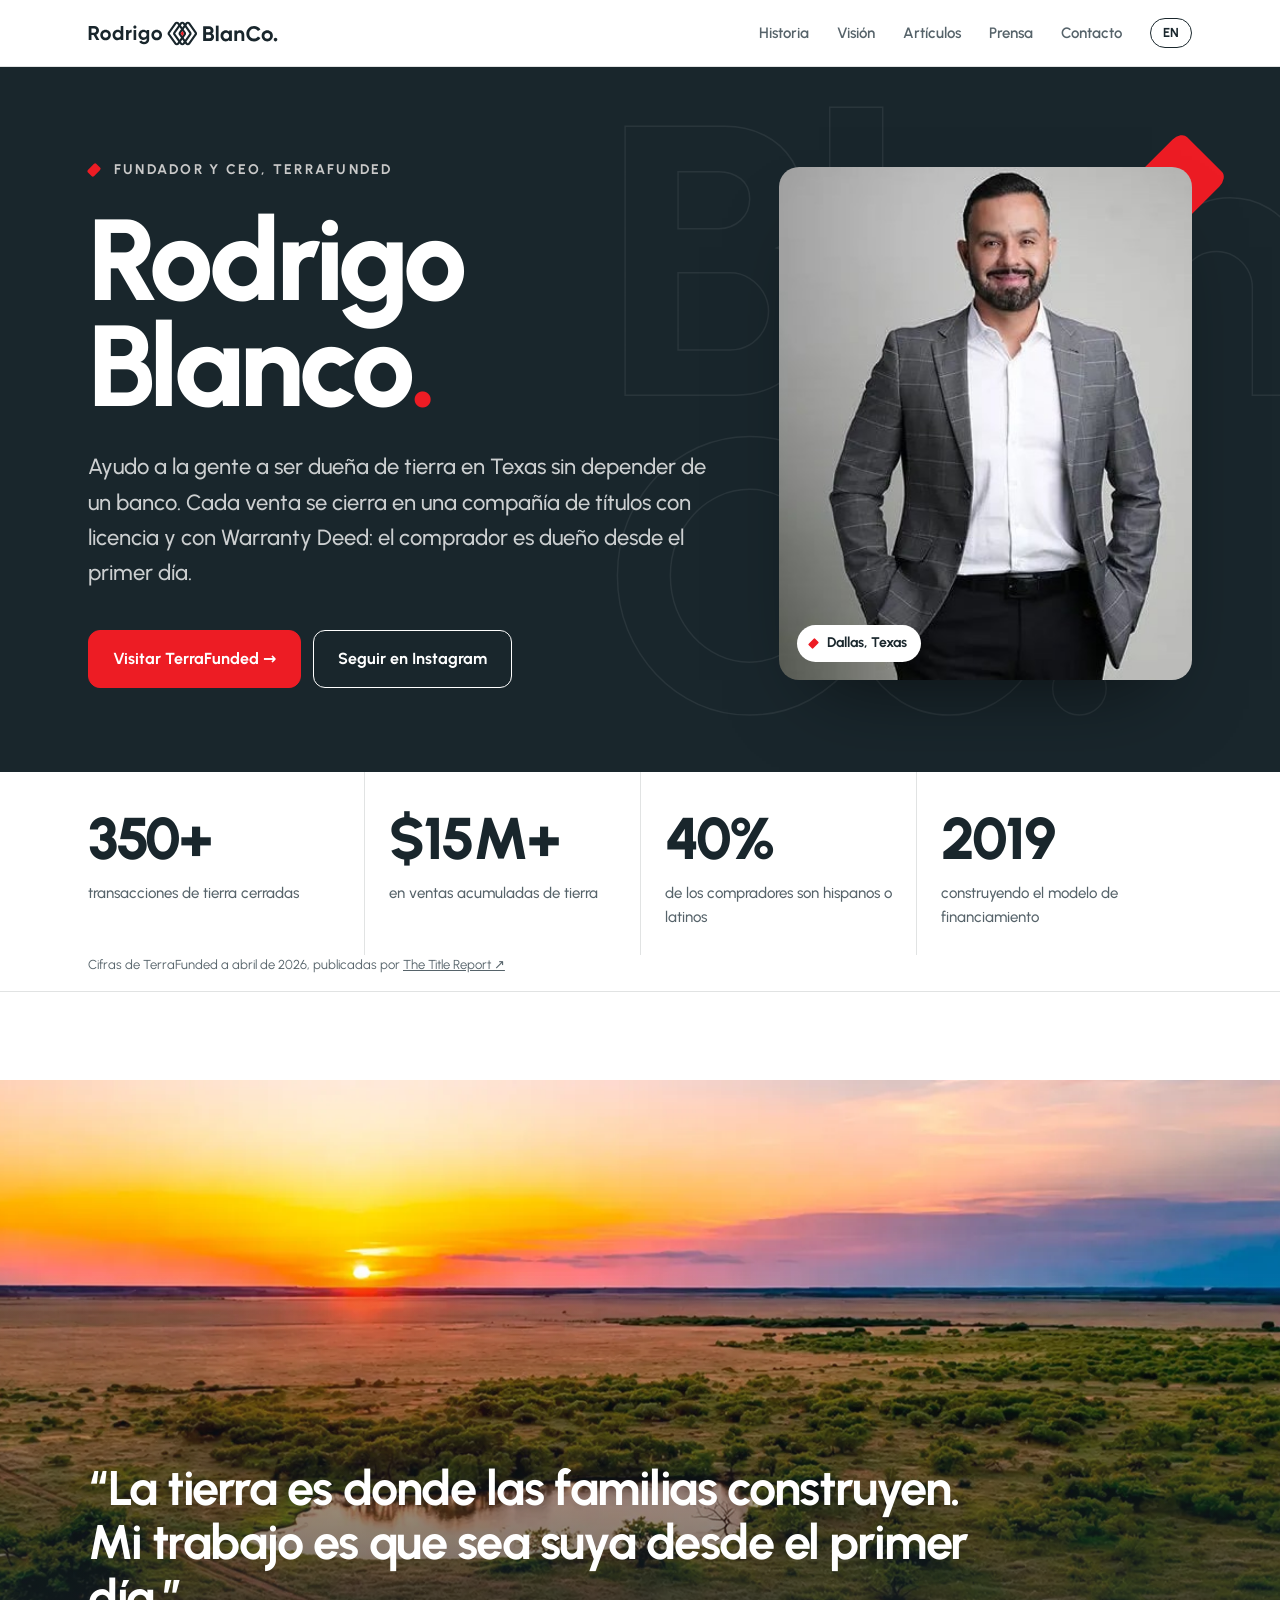
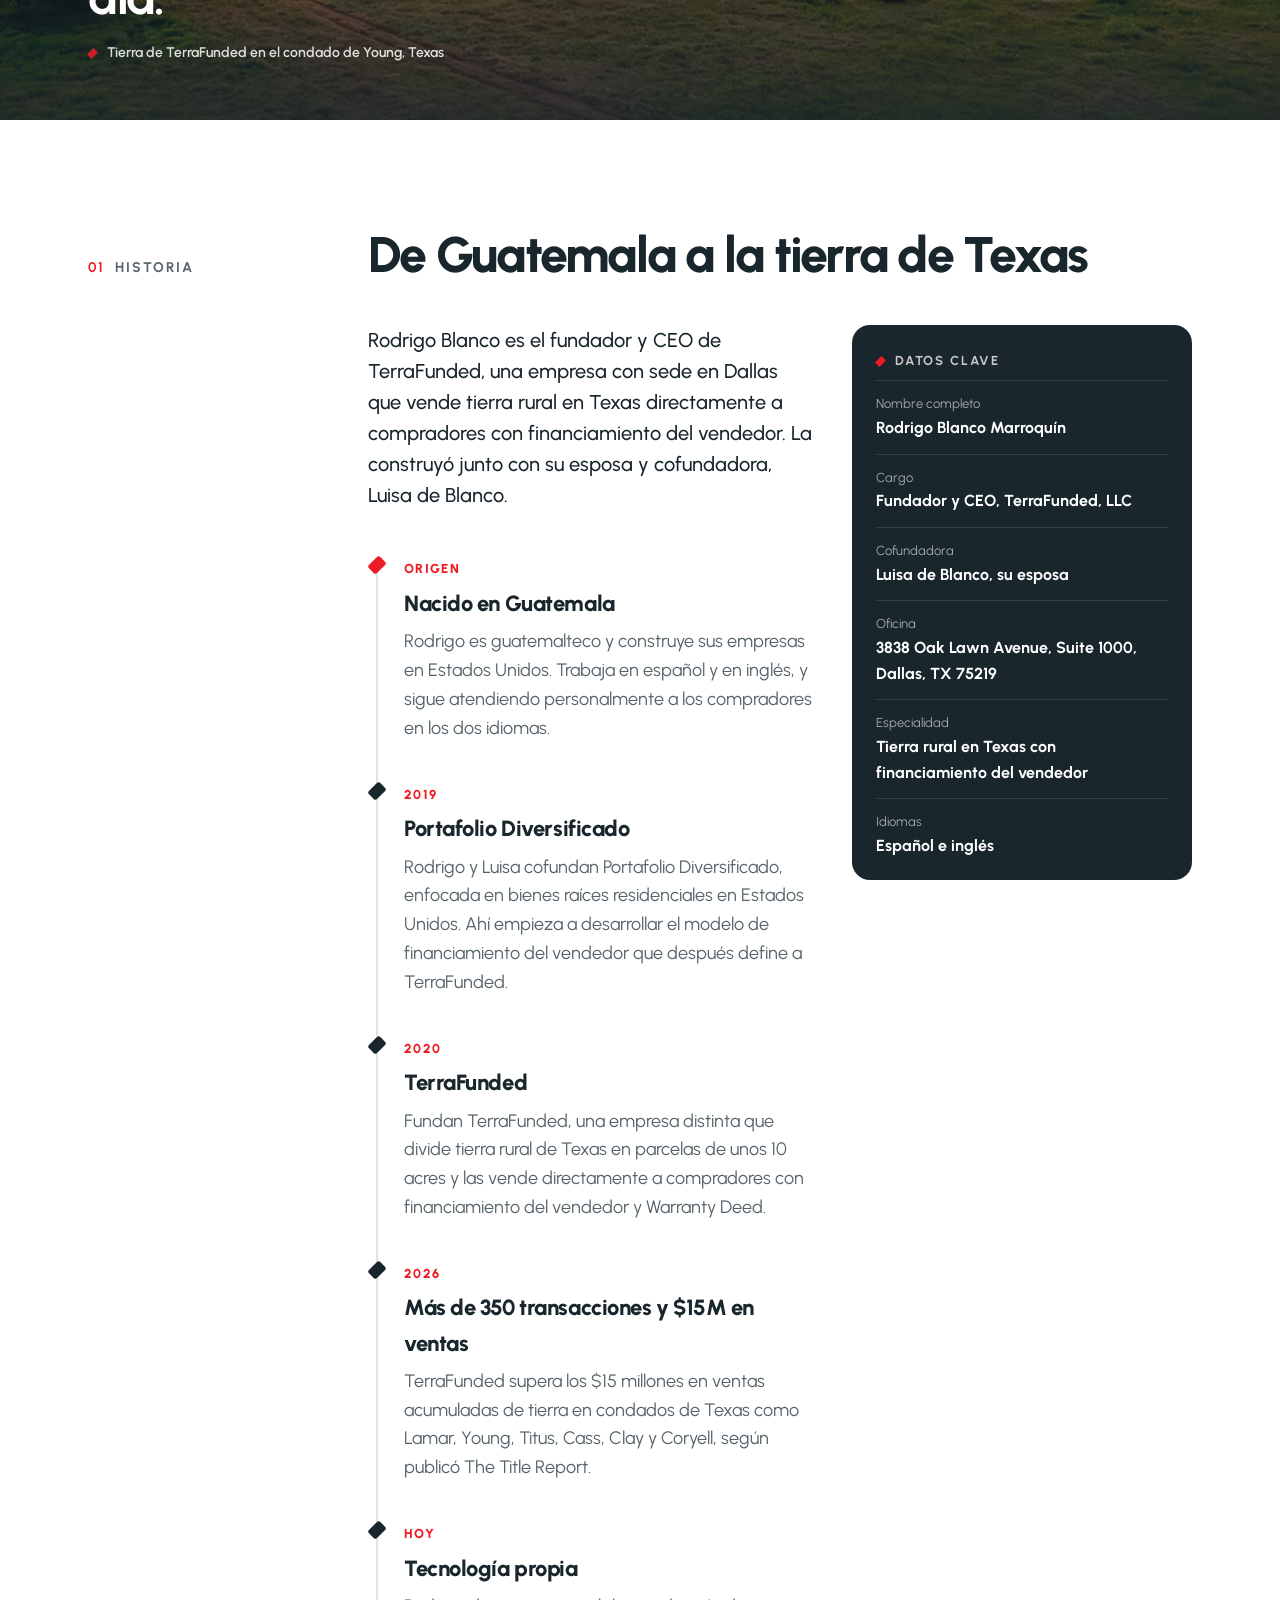
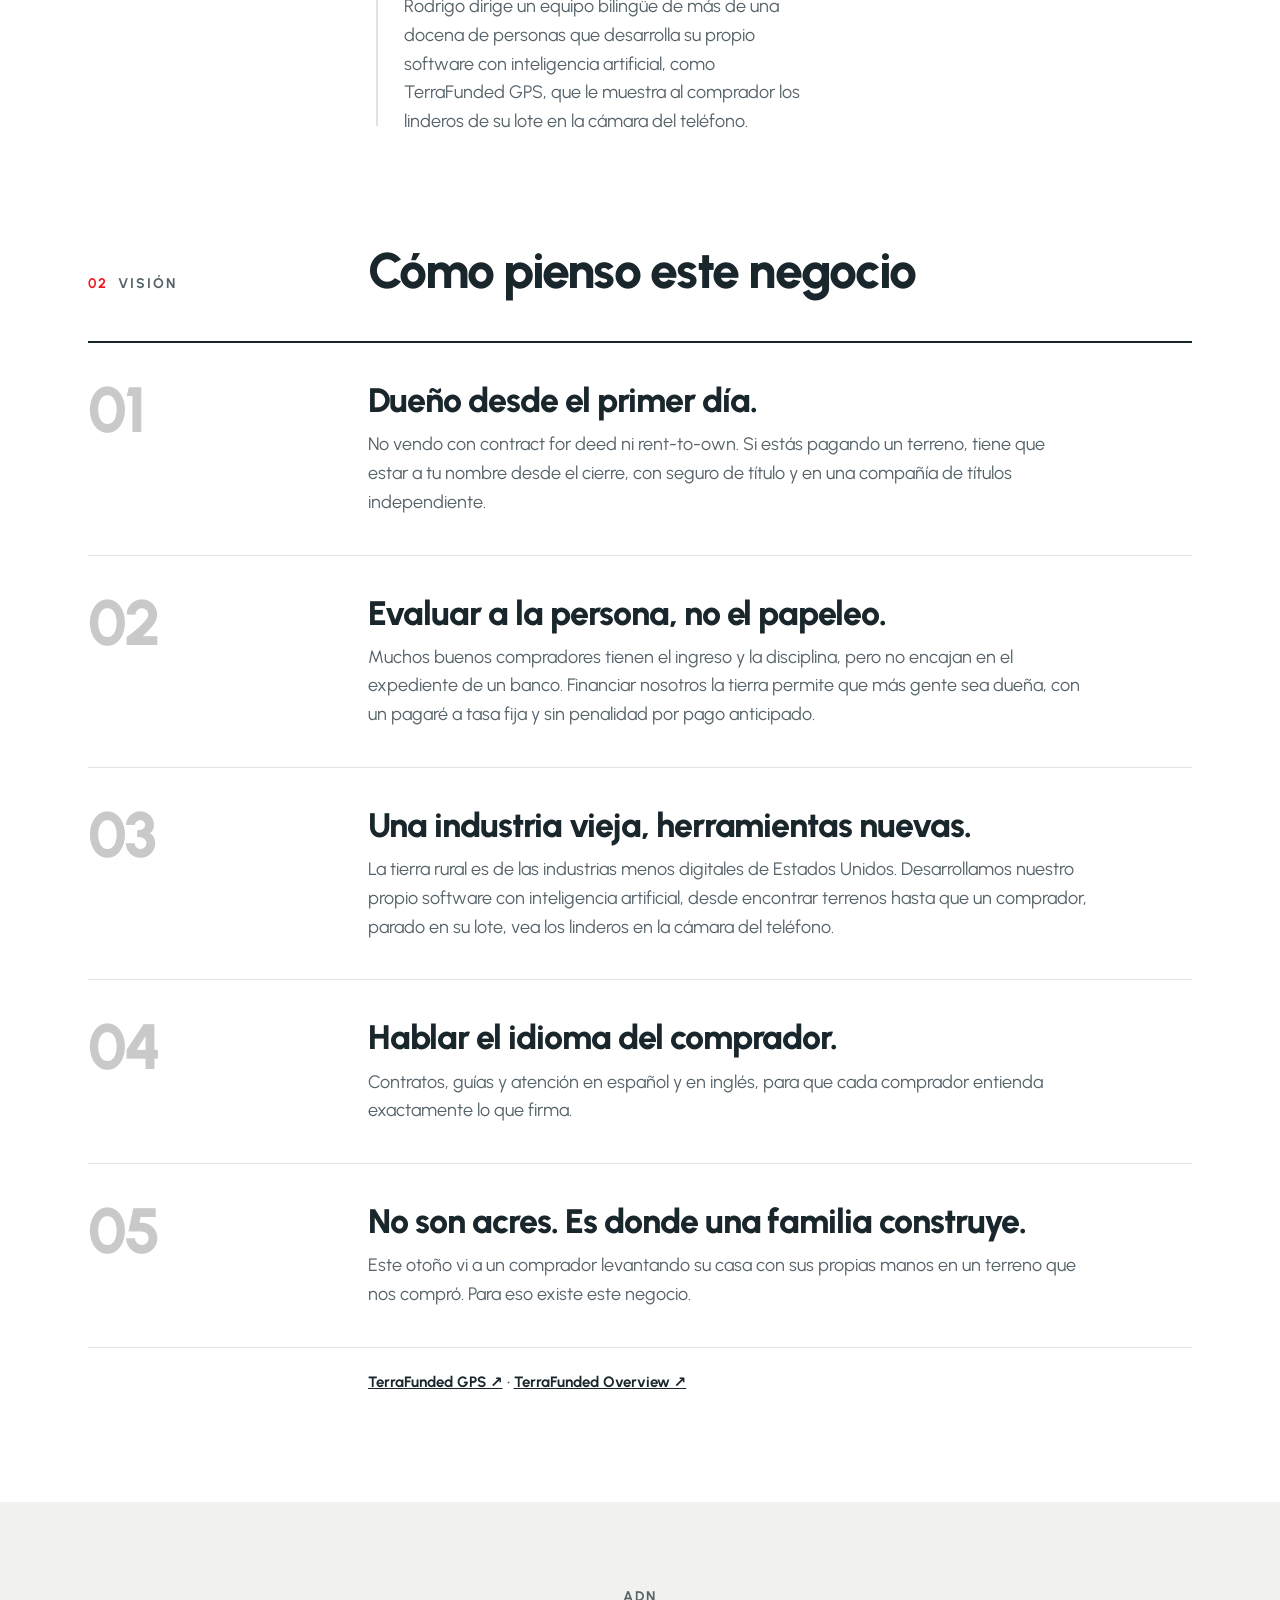
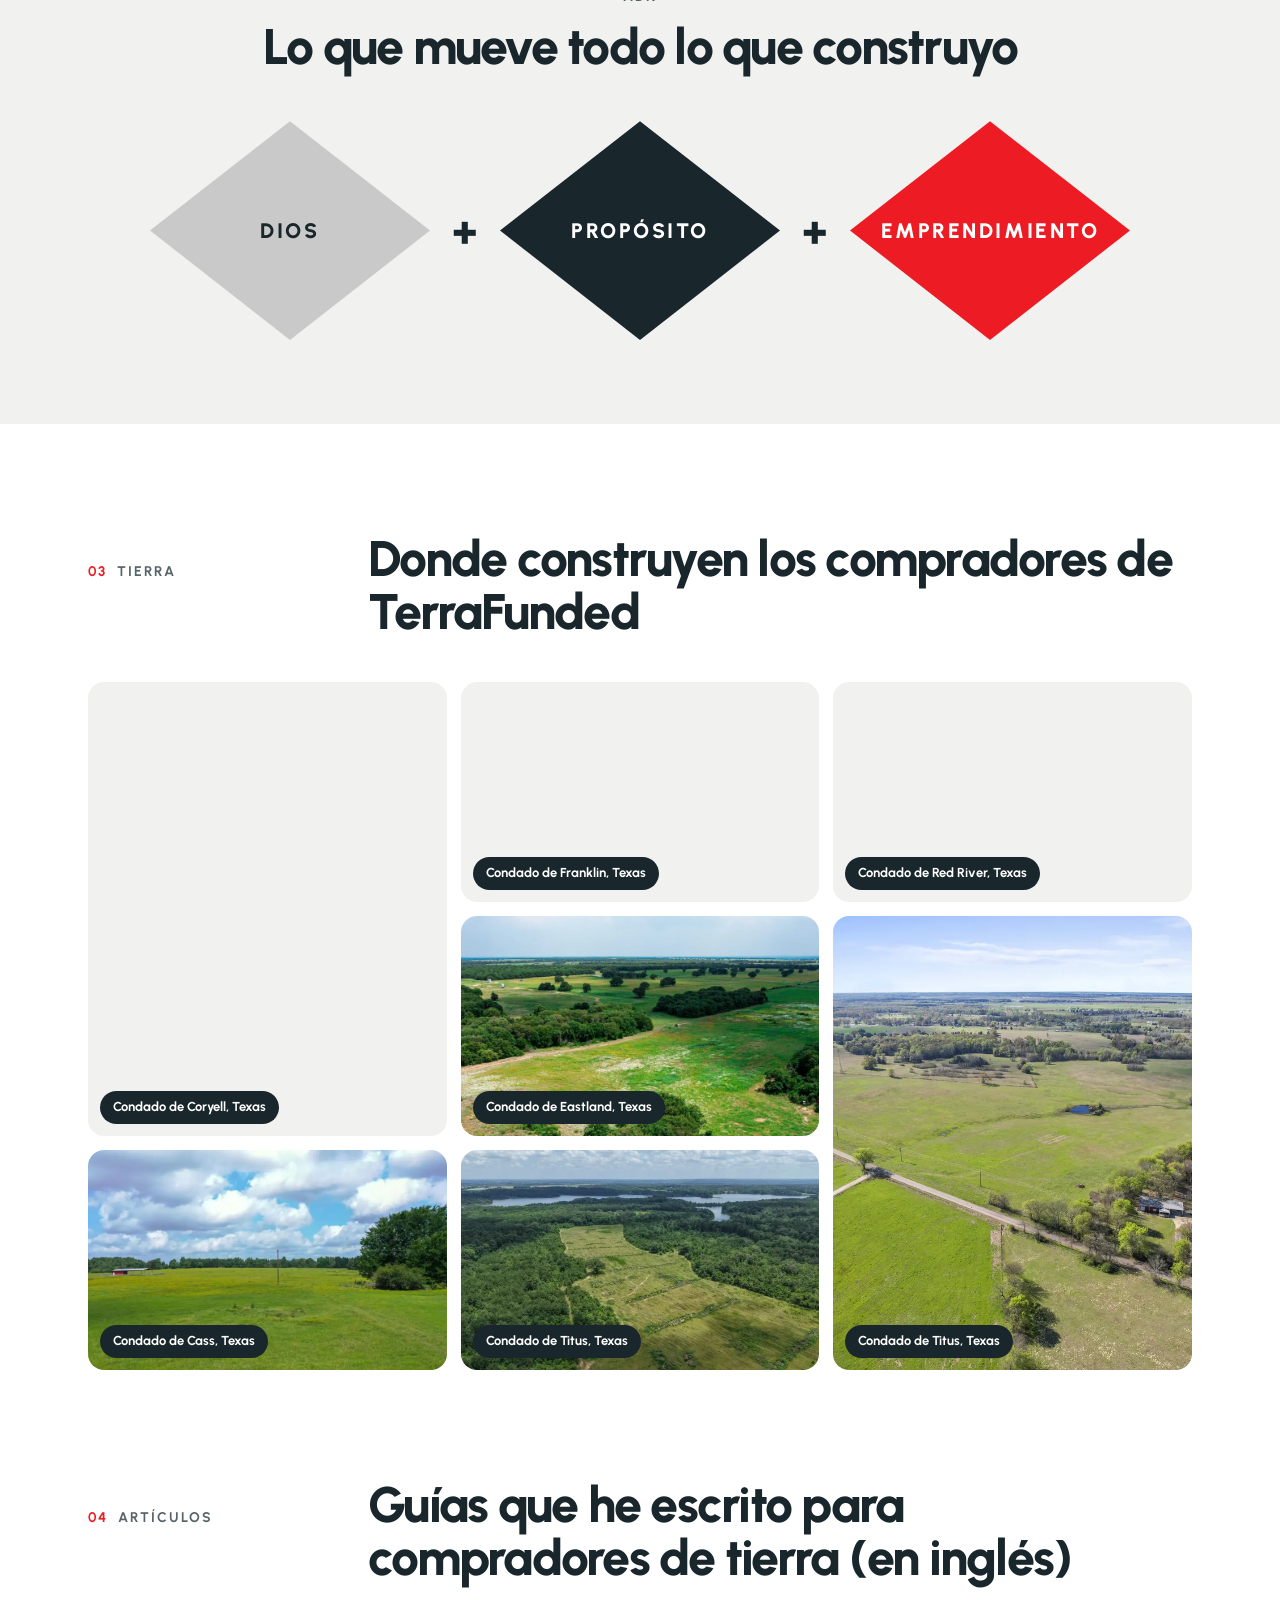
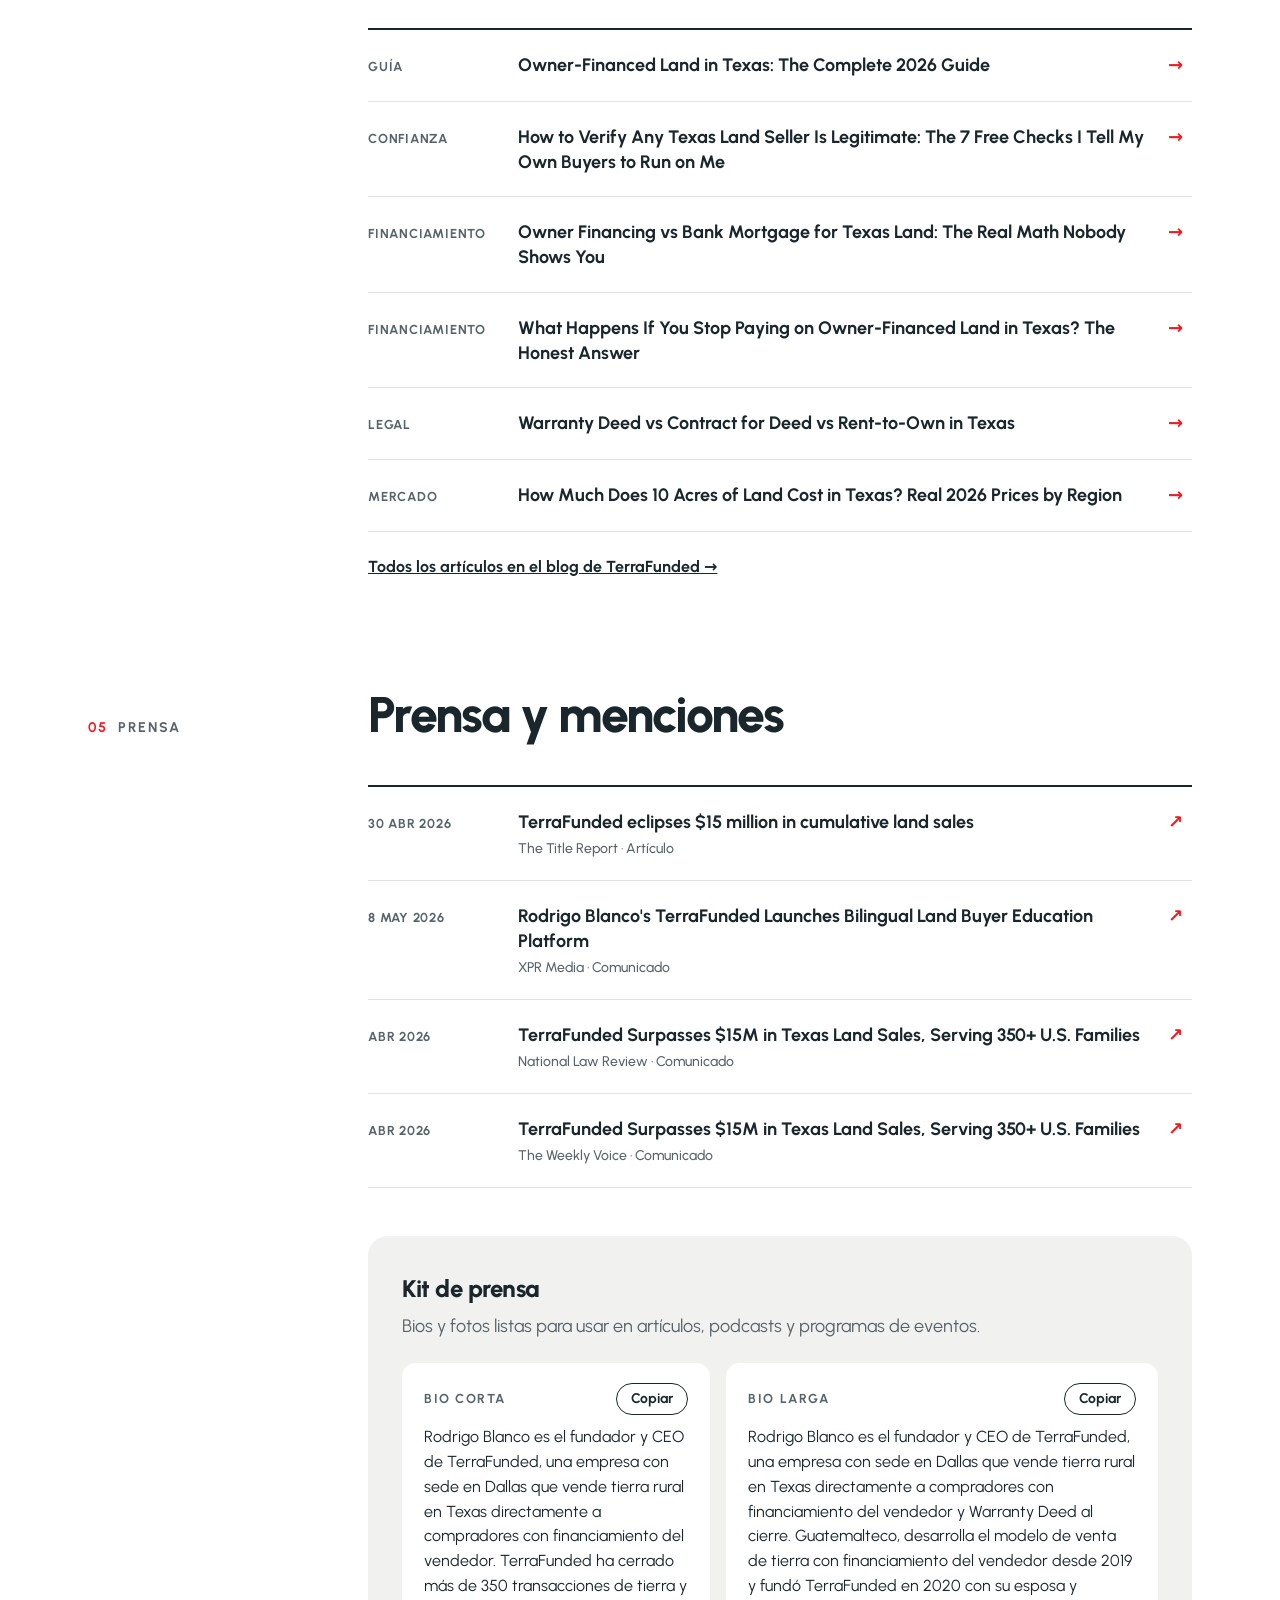
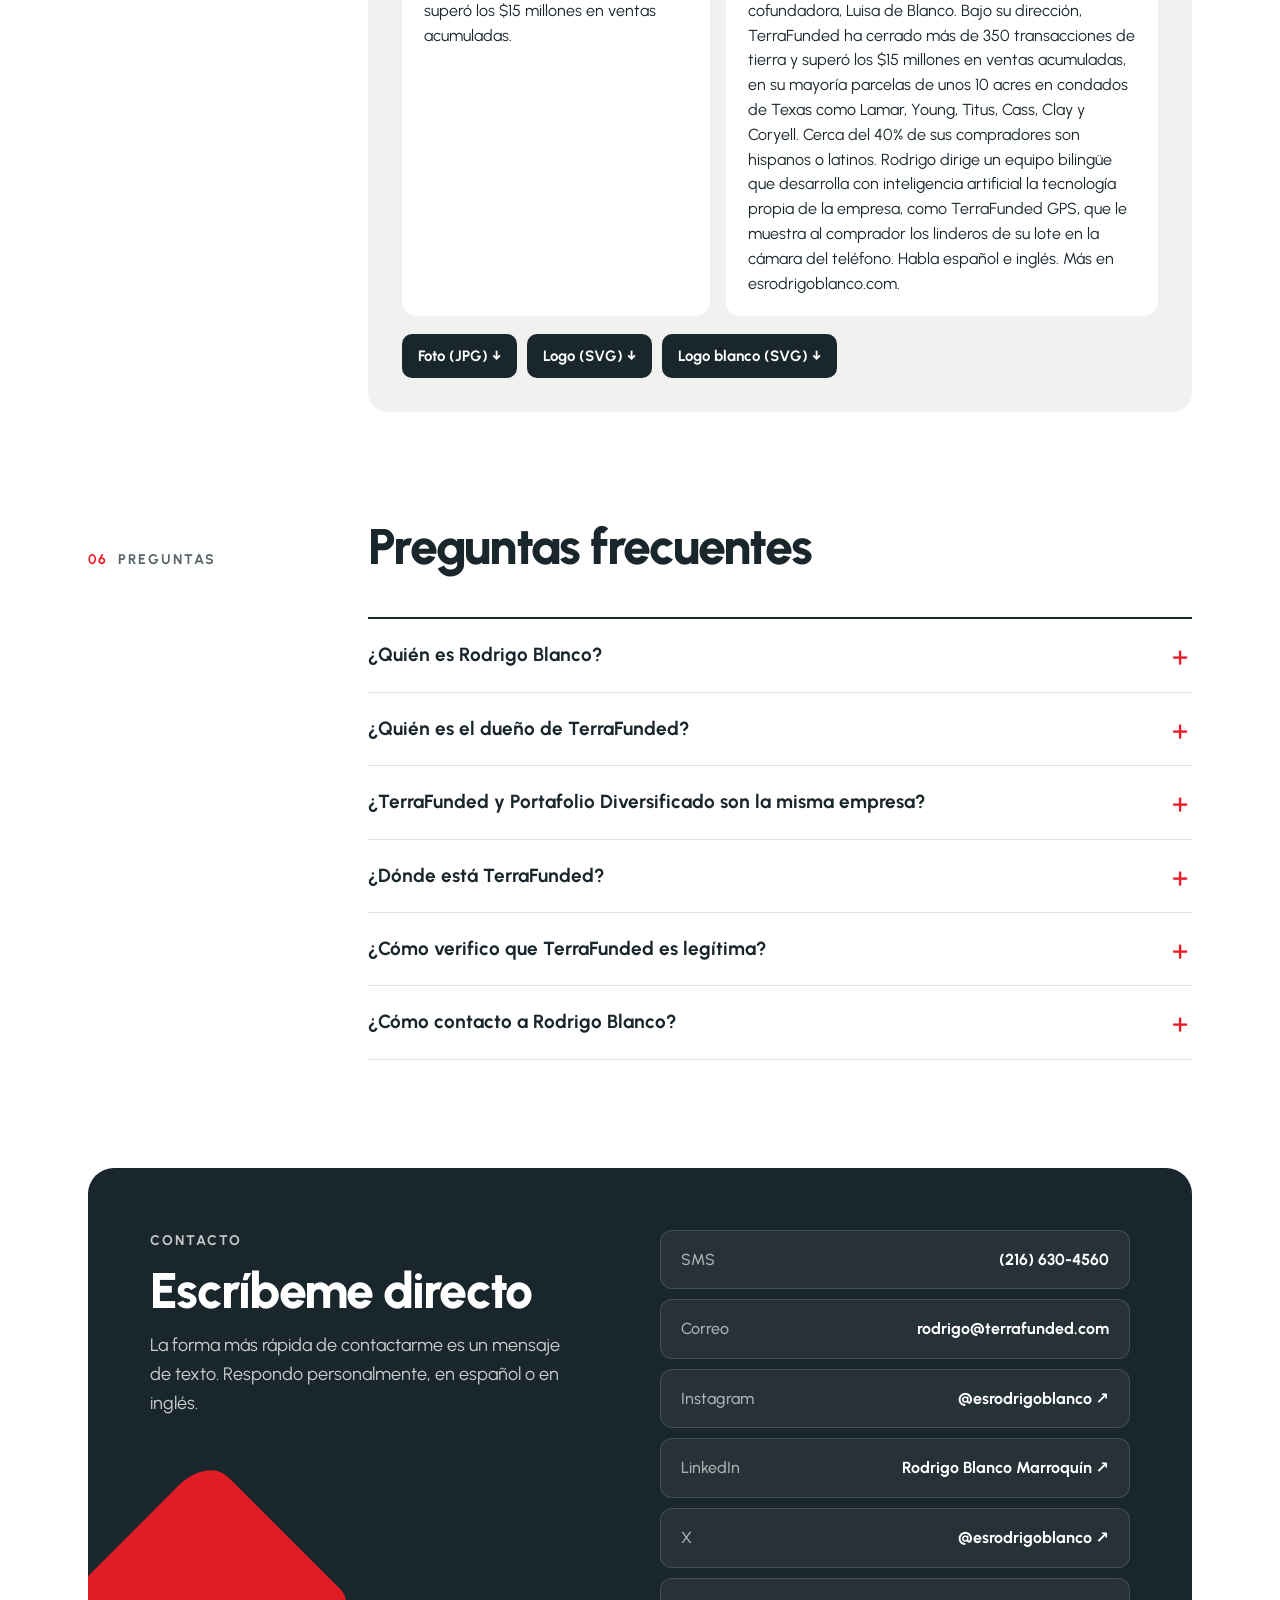
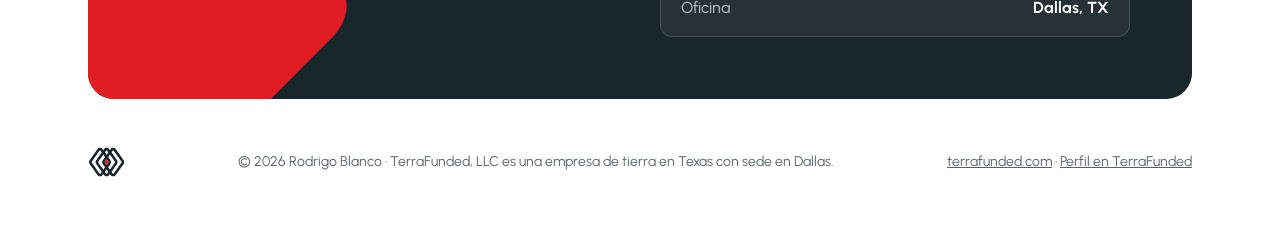
<file: es/index.html>
<!DOCTYPE html>
<html lang="es">
<head>
<meta charset="utf-8">
<meta name="viewport" content="width=device-width, initial-scale=1">
<title>Rodrigo Blanco | Fundador y CEO de TerraFunded</title>
<meta name="description" content="Rodrigo Blanco es el fundador y CEO de TerraFunded, empresa de Dallas que vende tierra rural en Texas directamente a compradores con financiamiento del vendedor. Más de 350 transacciones y más de $15M en ventas.">
<link rel="canonical" href="https://esrodrigoblanco.com/es/">
<link rel="alternate" hreflang="en" href="https://esrodrigoblanco.com/">
<link rel="alternate" hreflang="es" href="https://esrodrigoblanco.com/es/">
<link rel="alternate" hreflang="x-default" href="https://esrodrigoblanco.com/">
<link rel="me" href="https://www.linkedin.com/in/rodrigoblancomarroquin/">
<link rel="me" href="https://www.instagram.com/esrodrigoblanco/">
<link rel="me" href="https://x.com/esrodrigoblanco">
<link rel="me" href="https://terrafunded.com/authors/rodrigo-blanco">
<meta name="author" content="Rodrigo Blanco">
<meta name="robots" content="index, follow, max-image-preview:large">
<meta name="theme-color" content="#ffffff">
<meta property="og:type" content="profile">
<meta property="og:site_name" content="Rodrigo Blanco">
<meta property="profile:first_name" content="Rodrigo">
<meta property="profile:last_name" content="Blanco">
<meta property="og:title" content="Rodrigo Blanco | Fundador y CEO de TerraFunded">
<meta property="og:description" content="Rodrigo Blanco es el fundador y CEO de TerraFunded, empresa de Dallas que vende tierra rural en Texas directamente a compradores con financiamiento del vendedor. Más de 350 transacciones y más de $15M en ventas.">
<meta property="og:url" content="https://esrodrigoblanco.com/es/">
<meta property="og:image" content="https://esrodrigoblanco.com/og-rodrigo-blanco.jpg">
<meta property="og:image:width" content="1200">
<meta property="og:image:height" content="630">
<meta property="og:image:alt" content="Rodrigo Blanco, Fundador y CEO, TerraFunded">
<meta property="og:locale" content="es_US">
<meta property="og:locale:alternate" content="en_US">
<meta name="twitter:card" content="summary_large_image">
<meta name="twitter:site" content="@esrodrigoblanco">
<meta name="twitter:creator" content="@esrodrigoblanco">
<meta name="twitter:title" content="Rodrigo Blanco | Fundador y CEO de TerraFunded">
<meta name="twitter:description" content="Rodrigo Blanco es el fundador y CEO de TerraFunded, empresa de Dallas que vende tierra rural en Texas directamente a compradores con financiamiento del vendedor. Más de 350 transacciones y más de $15M en ventas.">
<meta name="twitter:image" content="https://esrodrigoblanco.com/og-rodrigo-blanco.jpg">
<meta name="msvalidate.01" content="620472A22B0CA1581D997D4E8FBC1A9F">
<meta name="google-site-verification" content="-E_RcX_S4mlRN3WIIyLujaK6M_BnNBOgAqA6BPch5Zo">
<link rel="icon" href="/favicon.svg" type="image/svg+xml">
<link rel="icon" href="/favicon-48.png" sizes="48x48" type="image/png">
<link rel="apple-touch-icon" href="/apple-touch-icon.png">
<link rel="preload" href="/fonts/urbanist-latin-800-normal.woff2" as="font" type="font/woff2" crossorigin>
<style>/* Rodrigo BlanCo. personal brand (Wonder Studio manual):
   slate #19262C, red #ED1C24, light gray #C9C9C9, white.
   Brand type is Gilroy (licensed); Urbanist is the free stand-in. */
@font-face{font-family:Urbanist;font-weight:400;font-display:swap;src:url(/fonts/urbanist-latin-400-normal.woff2) format('woff2')}
@font-face{font-family:Urbanist;font-weight:500;font-display:swap;src:url(/fonts/urbanist-latin-500-normal.woff2) format('woff2')}
@font-face{font-family:Urbanist;font-weight:600;font-display:swap;src:url(/fonts/urbanist-latin-600-normal.woff2) format('woff2')}
@font-face{font-family:Urbanist;font-weight:700;font-display:swap;src:url(/fonts/urbanist-latin-700-normal.woff2) format('woff2')}
@font-face{font-family:Urbanist;font-weight:800;font-display:swap;src:url(/fonts/urbanist-latin-800-normal.woff2) format('woff2')}
:root{--ink:#19262C;--ink2:#22313A;--red:#ED1C24;--gray:#C9C9C9;--soft:#56636A;--line:#E1E3E3;--tint:#F1F1F0;--max:1160px}
*{box-sizing:border-box;margin:0;padding:0}
html{scroll-behavior:smooth;-webkit-text-size-adjust:100%;scroll-padding-top:72px}
body{font-family:Urbanist,Gilroy,system-ui,sans-serif;color:var(--ink);background:#fff;line-height:1.6;font-size:18px;font-variant-numeric:tabular-nums;-webkit-font-smoothing:antialiased}
a{color:inherit}
img{display:block;max-width:100%;height:auto}
.wrap{max-width:var(--max);margin:0 auto;padding:0 28px}

/* reveal */
.rv{opacity:0;transform:translateY(18px);transition:opacity .7s ease,transform .7s cubic-bezier(.2,.7,.2,1)}
.rv.in{opacity:1;transform:none}
@media (prefers-reduced-motion:reduce){.rv{opacity:1;transform:none;transition:none}html{scroll-behavior:auto}}

/* diamond helper */
.dia{display:inline-block;width:10px;height:10px;background:var(--red);transform:rotate(45deg) scaleX(.72);border-radius:2px}

/* nav */
header.nav{position:sticky;top:0;z-index:20;background:rgba(255,255,255,.9);backdrop-filter:saturate(1.4) blur(14px);-webkit-backdrop-filter:saturate(1.4) blur(14px);border-bottom:1px solid var(--line)}
.nav .wrap{display:flex;align-items:center;justify-content:space-between;height:66px;gap:24px}
.brand{display:flex;align-items:center}
.brand img{height:25px;width:auto}
.nav nav{display:flex;gap:28px;align-items:center;font-size:15px;font-weight:600}
.nav nav a{text-decoration:none;color:var(--soft);transition:color .15s}
.nav nav a:hover{color:var(--ink)}
.nav .lang{border:1.5px solid var(--ink);border-radius:999px;padding:4px 12px;color:var(--ink)!important;font-weight:700;font-size:13px}

/* hero (dark slate, like the brand's business cards) */
.hero{background:var(--ink);color:#fff;padding:92px 0 84px;position:relative;overflow:hidden}
.wm{position:absolute;right:-2%;top:50%;transform:translateY(-50%);font-weight:800;font-size:clamp(220px,30vw,440px);line-height:.82;letter-spacing:-.04em;color:transparent;-webkit-text-stroke:1.5px rgba(255,255,255,.07);pointer-events:none;user-select:none;white-space:nowrap}
.hero .wrap{display:grid;grid-template-columns:1.2fr .8fr;gap:72px;align-items:center;position:relative}
.eyebrow{font-size:14px;font-weight:700;letter-spacing:.16em;text-transform:uppercase;color:var(--gray);display:flex;align-items:center;gap:14px}
.eyebrow:before{content:"";width:12px;height:12px;background:var(--red);transform:rotate(45deg) scaleX(.72);border-radius:2px;flex:none}
h1{font-size:clamp(58px,9vw,118px);line-height:.92;font-weight:800;letter-spacing:-.04em;margin:26px 0 30px}
h1 em{font-style:normal;color:var(--red)}
.lede{font-size:clamp(19px,2vw,22px);color:rgba(255,255,255,.78);max-width:30em;font-weight:500}
.ctas{display:flex;gap:12px;margin-top:40px;flex-wrap:wrap}
.btn{display:inline-flex;align-items:center;gap:8px;padding:15px 24px;border-radius:12px;font-weight:700;font-size:16px;text-decoration:none;border:1.5px solid #fff;color:#fff;transition:transform .15s ease,background .15s ease}
.btn:hover{transform:translateY(-1px);background:rgba(255,255,255,.08)}
.btn.primary{background:var(--red);border-color:var(--red)}
.btn.primary:hover{background:#d4141c}
.portrait{position:relative;justify-self:end;width:100%;max-width:420px}
.portrait img{width:100%;border-radius:20px;background:#d9dcdb;box-shadow:0 40px 80px -40px rgba(0,0,0,.6)}
.portrait:before{content:"";position:absolute;right:-26px;top:-26px;width:92px;height:92px;background:var(--red);transform:rotate(45deg) scaleX(.72);border-radius:12px;z-index:0}
.portrait img{position:relative;z-index:1}
.pin{position:absolute;z-index:2;left:18px;bottom:18px;background:#fff;color:var(--ink);border-radius:999px;padding:7px 14px 7px 12px;font-size:14px;font-weight:700;display:flex;align-items:center;gap:9px}
.pin:before{content:"";width:9px;height:9px;background:var(--red);transform:rotate(45deg) scaleX(.72);border-radius:1px}

/* stats */
.stats{border-bottom:1px solid var(--line)}
.stats .grid{display:grid;grid-template-columns:repeat(4,1fr)}
.stat{padding:38px 24px 26px;border-left:1px solid var(--line)}
.stat:first-child{border-left:0;padding-left:0}
.stat:nth-child(2){transition-delay:.08s}.stat:nth-child(3){transition-delay:.16s}.stat:nth-child(4){transition-delay:.24s}
.stat b{display:block;font-size:clamp(40px,4.6vw,60px);font-weight:800;letter-spacing:-.04em;line-height:1}
.stat span{display:block;margin-top:12px;font-size:15px;color:var(--soft);font-weight:500}
.note{font-size:13px;color:var(--soft);padding:0 0 16px}

/* band */
.band{position:relative;margin-top:88px;height:min(78vh,640px);min-height:420px;overflow:hidden;color:#fff}
.band img{position:absolute;inset:0;width:100%;height:100%;object-fit:cover}
.band:after{content:"";position:absolute;inset:0;background:linear-gradient(180deg,rgba(25,38,44,0) 30%,rgba(25,38,44,.85) 100%)}
.band-txt{position:absolute;left:0;right:0;bottom:56px;z-index:1}
.band-txt p{font-size:clamp(28px,3.8vw,50px);font-weight:700;line-height:1.12;letter-spacing:-.03em;max-width:19em}
.band-txt span{display:flex;align-items:center;gap:10px;margin-top:18px;font-size:14px;font-weight:600;opacity:.85}
.band-txt span:before{content:"";width:9px;height:9px;background:var(--red);transform:rotate(45deg) scaleX(.72)}

/* sections */
section.block{padding:108px 0 0}
.head{display:grid;grid-template-columns:240px 1fr;gap:40px;margin-bottom:44px;align-items:baseline}
.k{font-size:14px;font-weight:700;letter-spacing:.14em;text-transform:uppercase;color:var(--soft)}
.k em{font-style:normal;color:var(--red);margin-right:10px}
h2{font-size:clamp(32px,4vw,50px);line-height:1.06;font-weight:800;letter-spacing:-.035em}

/* story */
.story{display:grid;grid-template-columns:240px 1fr 340px;gap:40px}
.story>div{grid-column:2}
.story .facts{grid-column:3}
.intro{font-size:20px;line-height:1.55;margin-bottom:42px;max-width:34em;font-weight:500}
.tl{list-style:none;position:relative;padding-left:36px}
.tl:before{content:"";position:absolute;left:8px;top:10px;bottom:10px;width:2px;background:var(--line)}
.tl li{position:relative;padding-bottom:36px}
.tl li:last-child{padding-bottom:0}
.tl li:before{content:"";position:absolute;left:-35px;top:4px;width:16px;height:16px;background:var(--ink);transform:rotate(45deg) scaleX(.72);border-radius:3px}
.tl li:first-child:before{background:var(--red)}
.when{font-size:13px;font-weight:800;color:var(--red);letter-spacing:.1em;text-transform:uppercase}
.tl h3{font-size:22px;font-weight:800;letter-spacing:-.02em;margin:4px 0 6px}
.tl p{color:var(--soft);max-width:36em}
dl.facts{background:var(--ink);color:#fff;border-radius:18px;padding:8px 24px;align-self:start;position:sticky;top:96px}
dl.facts h3{font-size:13px;font-weight:700;letter-spacing:.14em;text-transform:uppercase;color:var(--gray);padding:18px 0 8px;display:flex;align-items:center;gap:10px}
dl.facts h3:before{content:"";width:9px;height:9px;background:var(--red);transform:rotate(45deg) scaleX(.72)}
dl.facts div{padding:13px 0;border-top:1px solid rgba(255,255,255,.12)}
dl.facts dt{font-size:13px;color:rgba(255,255,255,.6)}
dl.facts dd{font-weight:700;font-size:16px}

/* vision */
.vision{list-style:none;border-top:2px solid var(--ink)}
.vision li{display:grid;grid-template-columns:240px 1fr;gap:40px;padding:38px 0;border-bottom:1px solid var(--line)}
.vn{font-size:64px;font-weight:800;line-height:.9;color:var(--gray);letter-spacing:-.05em}
.vision li:hover .vn{color:var(--red)}
.vn{transition:color .25s}
.vision h3{font-size:clamp(24px,2.8vw,34px);font-weight:800;letter-spacing:-.03em;line-height:1.15;margin-bottom:10px}
.vision p{color:var(--soft);font-size:18px;max-width:40em}
.techl{margin:22px 0 0 280px;font-size:15px;font-weight:700;color:var(--soft)}
.techl a{color:var(--ink)}

/* DNA (brand manual: Dios + Propósito + Emprendimiento) */
.adn{margin-top:108px;background:var(--tint);padding:84px 0;text-align:center}
.adn h2{margin:12px auto 48px;max-width:16em}
.dmds{display:flex;align-items:center;justify-content:center;gap:22px}
.dmd{width:min(280px,28vw);aspect-ratio:1.28;position:relative;display:grid;place-items:center}
.dmd:before{content:"";position:absolute;inset:0;background:var(--gray);clip-path:polygon(50% 0,100% 50%,50% 100%,0 50%);border-radius:0}
.dmd:nth-child(3):before{background:var(--ink)}
.dmd:nth-child(5):before{background:var(--red)}
.dmd span{position:relative;font-weight:800;font-size:clamp(14px,1.7vw,21px);letter-spacing:.12em;text-transform:uppercase}
.dmd:nth-child(3) span,.dmd:nth-child(5) span{color:#fff}
.plus{font-size:44px;font-weight:800;line-height:1;color:var(--ink)}

/* gallery */
.gallery{display:grid;grid-template-columns:repeat(3,1fr);grid-auto-rows:220px;gap:14px}
.gallery figure{position:relative;overflow:hidden;border-radius:16px;background:var(--tint)}
.gallery figure.tall{grid-row:span 2}
.gallery img{width:100%;height:100%;object-fit:cover;transition:transform 1.2s cubic-bezier(.2,.7,.2,1)}
.gallery figure:hover img{transform:scale(1.04)}
.gallery figcaption{position:absolute;left:12px;bottom:12px;background:var(--ink);color:#fff;border-radius:999px;padding:6px 13px;font-size:13px;font-weight:700}

/* rows */
.rows{list-style:none;border-top:2px solid var(--ink);margin-left:280px}
.rows li{border-bottom:1px solid var(--line)}
.rows a{display:grid;grid-template-columns:130px 1fr 24px;gap:20px;padding:21px 0;text-decoration:none;align-items:baseline}
.rows a:hover .t{color:var(--red)}
.rows a:hover .arr{transform:translateX(3px)}
.rows .tag{font-size:13px;color:var(--soft);font-weight:700;text-transform:uppercase;letter-spacing:.06em}
.rows .t{font-weight:700;font-size:18px;line-height:1.4;transition:color .15s}
.rows .t small{display:block;font-weight:500;font-size:14px;color:var(--soft);margin-top:4px}
.rows .arr{color:var(--red);font-weight:800;transition:transform .15s}
.more{display:inline-block;margin:22px 0 0 280px;font-weight:700;font-size:16px}

/* press kit */
.kit{margin:48px 0 0 280px;background:var(--tint);border-radius:20px;padding:34px}
.kit-head h3{font-size:24px;font-weight:800;letter-spacing:-.02em}
.kit-head p{color:var(--soft);margin-top:4px}
.bios{display:grid;grid-template-columns:1fr 1.4fr;gap:16px;margin-top:22px}
.bio{background:#fff;border-radius:14px;padding:20px 22px}
.bio-top{display:flex;justify-content:space-between;align-items:center;margin-bottom:10px}
.bio-top b{font-size:13px;letter-spacing:.12em;text-transform:uppercase;color:var(--soft)}
.bio button{font:inherit;font-size:14px;font-weight:700;border:1.5px solid var(--ink);background:#fff;color:var(--ink);border-radius:999px;padding:4px 14px;cursor:pointer}
.bio button:hover{background:var(--ink);color:#fff}
.bio p{font-size:16px;line-height:1.55}
.dl{display:flex;flex-wrap:wrap;gap:10px;margin-top:18px}
.dl a{font-size:15px;font-weight:700;text-decoration:none;background:var(--ink);color:#fff;border-radius:10px;padding:10px 16px}
.dl a:hover{background:var(--red)}

/* faq */
.faq{margin-left:280px}
details{border-bottom:1px solid var(--line)}
details:first-of-type{border-top:2px solid var(--ink)}
summary{list-style:none;cursor:pointer;padding:21px 40px 21px 0;font-weight:700;font-size:19px;position:relative}
summary::-webkit-details-marker{display:none}
summary:after{content:"+";position:absolute;right:4px;top:15px;font-size:28px;font-weight:500;color:var(--red)}
details[open] summary:after{content:"−"}
details p{padding:0 0 22px;color:var(--soft);max-width:44em}

/* contact */
.contact{margin-top:108px;background:var(--ink);color:#fff;border-radius:26px;padding:62px;display:grid;grid-template-columns:1fr 1fr;gap:40px;position:relative;overflow:hidden}
.contact:before{content:"";position:absolute;left:-60px;bottom:-90px;width:300px;height:300px;background:var(--red);transform:rotate(45deg) scaleX(.72);border-radius:40px;opacity:.95}
.contact>*{position:relative}
.contact .k{color:var(--gray)}
.contact h2{margin-top:12px}
.cp{color:rgba(255,255,255,.78);margin-top:14px;max-width:24em}
.channels{display:grid;gap:10px;align-content:start}
.channels a,.channels div{display:flex;justify-content:space-between;gap:16px;background:rgba(255,255,255,.06);border:1px solid rgba(255,255,255,.14);border-radius:12px;padding:16px 20px;text-decoration:none;font-weight:700;font-size:16px;transition:background .15s}
.channels a:hover{background:rgba(255,255,255,.12)}
.channels span{color:rgba(255,255,255,.62);font-weight:500}
footer{padding:48px 0 56px;font-size:14px;color:var(--soft)}
footer .wrap{display:flex;justify-content:space-between;align-items:center;gap:20px;flex-wrap:wrap}
footer .fsym{height:30px;width:auto}
footer a{color:var(--soft)}

@media (max-width:1000px){
 .story{grid-template-columns:1fr}
 .story>div,.story .facts{grid-column:auto}
 dl.facts{position:static}
 .rows,.faq,.kit{margin-left:0}
 .bios{grid-template-columns:1fr}
 .more,.techl{margin-left:0}
 .vision li{grid-template-columns:90px 1fr;gap:20px}
 .vn{font-size:44px}
 .head{grid-template-columns:1fr;gap:12px;margin-bottom:30px}
}
@media (max-width:820px){
 .nav nav a:not(.lang){display:none}
 .brand img{height:21px}
 .hero{padding:52px 0 60px}
 .hero .wrap{grid-template-columns:1fr;gap:52px}
 .wm{top:auto;bottom:-4%;transform:none;font-size:220px}
 .portrait{justify-self:start;max-width:320px}
 .portrait:before{width:70px;height:70px;right:-18px;top:-18px}
 .stats .grid{grid-template-columns:1fr 1fr}
 .stat{padding:26px 16px 22px 0;border-left:0;border-top:1px solid var(--line)}
 .stat:nth-child(-n+2){border-top:0}
 .stat:nth-child(even){padding-left:18px;border-left:1px solid var(--line)}
 .band{margin-top:64px;height:520px;min-height:0}
 .band-txt{bottom:36px}
 section.block{padding-top:84px}
 .adn{margin-top:84px;padding:64px 0}
 .dmds{flex-direction:column;gap:8px}
 .dmd{width:240px}
 .plus{font-size:36px}
 .gallery{grid-template-columns:1fr 1fr;grid-auto-rows:160px;gap:10px}
 .contact{grid-template-columns:1fr;padding:36px 24px 120px;margin-top:84px;gap:28px}
 .contact:before{width:200px;height:200px;left:auto;right:-60px;bottom:-110px}
 .rows a{grid-template-columns:1fr 20px;gap:6px 14px}
 .rows .tag{grid-column:1/-1}
}
@media (max-width:440px){
 .wrap{padding:0 20px}
 .gallery{grid-template-columns:1fr;grid-auto-rows:200px}
 .gallery figure.tall{grid-row:span 1}
 .channels a,.channels div{flex-direction:column;gap:2px}
 .vision li{grid-template-columns:1fr;gap:8px}
}
</style>
<script type="application/ld+json">
{
 "@context": "https://schema.org",
 "@graph": [
  {
   "@type": "WebSite",
   "@id": "https://esrodrigoblanco.com/#website",
   "url": "https://esrodrigoblanco.com/",
   "name": "Rodrigo Blanco",
   "alternateName": "Rodrigo BlanCo.",
   "inLanguage": [
    "en",
    "es"
   ],
   "about": {
    "@id": "https://esrodrigoblanco.com/#person"
   }
  },
  {
   "@type": "ProfilePage",
   "@id": "https://esrodrigoblanco.com/es/#profilepage",
   "url": "https://esrodrigoblanco.com/es/",
   "name": "Rodrigo Blanco | Fundador y CEO de TerraFunded",
   "description": "Rodrigo Blanco es el fundador y CEO de TerraFunded, empresa de Dallas que vende tierra rural en Texas directamente a compradores con financiamiento del vendedor. Más de 350 transacciones y más de $15M en ventas.",
   "inLanguage": "es",
   "isPartOf": {
    "@id": "https://esrodrigoblanco.com/#website"
   },
   "mainEntity": {
    "@id": "https://esrodrigoblanco.com/#person"
   },
   "dateModified": "2026-11-08"
  },
  {
   "@type": "Person",
   "@id": "https://esrodrigoblanco.com/#person",
   "name": "Rodrigo Blanco",
   "alternateName": "Rodrigo Blanco Marroquín",
   "givenName": "Rodrigo",
   "familyName": "Blanco",
   "jobTitle": "Founder & CEO",
   "description": "Rodrigo Blanco es el fundador y CEO de TerraFunded, empresa de Dallas que vende tierra rural en Texas directamente a compradores con financiamiento del vendedor. Más de 350 transacciones y más de $15M en ventas.",
   "url": "https://esrodrigoblanco.com/",
   "image": "https://esrodrigoblanco.com/rodrigo-blanco-square.jpg",
   "email": "mailto:rodrigo@terrafunded.com",
   "worksFor": {
    "@type": "Organization",
    "@id": "https://terrafunded.com/#organization",
    "name": "TerraFunded",
    "legalName": "TerraFunded, LLC",
    "url": "https://terrafunded.com"
   },
   "workLocation": {
    "@type": "Place",
    "address": {
     "@type": "PostalAddress",
     "streetAddress": "3838 Oak Lawn Avenue, Suite 1000",
     "addressLocality": "Dallas",
     "addressRegion": "TX",
     "postalCode": "75219",
     "addressCountry": "US"
    }
   },
   "spouse": {
    "@type": "Person",
    "@id": "https://terrafunded.com/about-us/luisa-de-blanco#person",
    "name": "Luisa de Blanco"
   },
   "knowsAbout": [
    "Owner financing",
    "Seller financing",
    "Rural land in Texas",
    "Land subdivision",
    "Warranty deeds",
    "Real estate notes"
   ],
   "knowsLanguage": [
    "en",
    "es"
   ],
   "nationality": {
    "@type": "Country",
    "name": "Guatemala"
   },
   "subjectOf": [
    {
     "@type": "NewsArticle",
     "headline": "TerraFunded eclipses $15 million in cumulative land sales",
     "url": "https://www.thetitlereport.com/TTR/Articles/97176.aspx",
     "publisher": {
      "@type": "Organization",
      "name": "The Title Report"
     }
    },
    {
     "@type": "Article",
     "headline": "Rodrigo Blanco's TerraFunded Launches Bilingual Land Buyer Education Platform",
     "url": "https://xpr.media/?p=788051",
     "publisher": {
      "@type": "Organization",
      "name": "XPR Media"
     }
    },
    {
     "@type": "Article",
     "headline": "TerraFunded Surpasses $15M in Texas Land Sales, Serving 350+ U.S. Families",
     "url": "https://natlawreview.com/press-releases/terrafunded-surpasses-15m-texas-land-sales-serving-350-us-families",
     "publisher": {
      "@type": "Organization",
      "name": "National Law Review"
     }
    },
    {
     "@type": "Article",
     "headline": "TerraFunded Surpasses $15M in Texas Land Sales, Serving 350+ U.S. Families",
     "url": "https://weeklyvoice.com/terrafunded-surpasses-15m-in-texas-land-sales-serving-350-u-s-families/",
     "publisher": {
      "@type": "Organization",
      "name": "The Weekly Voice"
     }
    }
   ],
   "sameAs": [
    "https://terrafunded.com/authors/rodrigo-blanco",
    "https://www.linkedin.com/in/rodrigoblancomarroquin/",
    "https://www.instagram.com/esrodrigoblanco/",
    "https://x.com/esrodrigoblanco"
   ]
  },
  {
   "@type": "Organization",
   "@id": "https://terrafunded.com/#organization",
   "name": "TerraFunded",
   "legalName": "TerraFunded, LLC",
   "url": "https://terrafunded.com",
   "foundingDate": "2020",
   "founder": [
    {
     "@id": "https://esrodrigoblanco.com/#person"
    },
    {
     "@type": "Person",
     "@id": "https://terrafunded.com/about-us/luisa-de-blanco#person",
     "name": "Luisa de Blanco"
    }
   ]
  },
  {
   "@type": "FAQPage",
   "@id": "https://esrodrigoblanco.com/es/#faq",
   "inLanguage": "es",
   "mainEntity": [
    {
     "@type": "Question",
     "name": "¿Quién es Rodrigo Blanco?",
     "acceptedAnswer": {
      "@type": "Answer",
      "text": "Rodrigo Blanco (Rodrigo Blanco Marroquín) es el fundador y CEO de TerraFunded, una empresa con sede en Dallas que vende tierra rural en Texas directamente a compradores con financiamiento del vendedor. TerraFunded ha cerrado más de 350 transacciones de tierra y superó los $15 millones en ventas acumuladas."
     }
    },
    {
     "@type": "Question",
     "name": "¿Quién es el dueño de TerraFunded?",
     "acceptedAnswer": {
      "@type": "Answer",
      "text": "TerraFunded, LLC fue fundada en 2020 por Rodrigo Blanco y su esposa y cofundadora, Luisa de Blanco. Rodrigo es el fundador y CEO."
     }
    },
    {
     "@type": "Question",
     "name": "¿TerraFunded y Portafolio Diversificado son la misma empresa?",
     "acceptedAnswer": {
      "@type": "Answer",
      "text": "No. Rodrigo y Luisa Blanco cofundaron las dos, pero son empresas distintas. TerraFunded, LLC vende tierra rural en Texas con financiamiento del vendedor. Portafolio Diversificado está enfocada en bienes raíces residenciales."
     }
    },
    {
     "@type": "Question",
     "name": "¿Dónde está TerraFunded?",
     "acceptedAnswer": {
      "@type": "Answer",
      "text": "La oficina de TerraFunded está en 3838 Oak Lawn Avenue, Suite 1000, Dallas, TX 75219. Sus terrenos están en condados rurales de Texas como Lamar, Young, Titus, Cass, Clay y Coryell."
     }
    },
    {
     "@type": "Question",
     "name": "¿Cómo verifico que TerraFunded es legítima?",
     "acceptedAnswer": {
      "@type": "Answer",
      "text": "Cada venta se cierra en una compañía de títulos independiente y con licencia en Texas, y el comprador recibe una Warranty Deed registrada. TerraFunded publica una guía de verificación paso a paso en terrafunded.com/es/verify-terrafunded."
     }
    },
    {
     "@type": "Question",
     "name": "¿Cómo contacto a Rodrigo Blanco?",
     "acceptedAnswer": {
      "@type": "Answer",
      "text": "Por mensaje de texto al (216) 630-4560 o por correo a rodrigo@terrafunded.com. Rodrigo responde personalmente en español y en inglés."
     }
    }
   ]
  }
 ]
}
</script>
</head>
<body>
<header class="nav"><div class="wrap">
 <a class="brand" href="/es/" aria-label="Rodrigo Blanco"><img src="/brand/logo-dark.svg" width="190" height="25" alt="Rodrigo BlanCo."></a>
 <nav aria-label="Main"><a href="#story">Historia</a><a href="#vision">Visión</a><a href="#writing">Artículos</a><a href="#press">Prensa</a><a href="#contact">Contacto</a><a class="lang" href="/" hreflang="en" lang="en">EN</a></nav>
</div></header>
<main>
<section class="hero"><span class="wm" aria-hidden="true">Blan<br>Co.</span><div class="wrap">
 <div class="hero-txt">
  <p class="eyebrow">Fundador y CEO, TerraFunded</p>
  <h1>Rodrigo<br>Blanco<em>.</em></h1>
  <p class="lede">Ayudo a la gente a ser dueña de tierra en Texas sin depender de un banco. Cada venta se cierra en una compañía de títulos con licencia y con Warranty Deed: el comprador es dueño desde el primer día.</p>
  <div class="ctas"><a class="btn primary" href="https://terrafunded.com/es" rel="noopener">Visitar TerraFunded →</a><a class="btn" href="https://www.instagram.com/esrodrigoblanco/" rel="me noopener">Seguir en Instagram</a></div>
 </div>
 <div class="portrait"><img src="/rodrigo-blanco.jpg" width="375" height="466" alt="Rodrigo Blanco, fundador y CEO de TerraFunded"><span class="pin">Dallas, Texas</span></div>
</div></section>

<div class="stats"><div class="wrap"><div class="grid"><div class="stat rv"><b>350+</b><span>transacciones de tierra cerradas</span></div><div class="stat rv"><b>$15M+</b><span>en ventas acumuladas de tierra</span></div><div class="stat rv"><b>40%</b><span>de los compradores son hispanos o latinos</span></div><div class="stat rv"><b>2019</b><span>construyendo el modelo de financiamiento</span></div></div>
 <p class="note">Cifras de TerraFunded a abril de 2026, publicadas por <a href="https://www.thetitlereport.com/TTR/Articles/97176.aspx" rel="noopener">The Title Report ↗</a></p></div></div>

<section class="band" aria-label="Tierra de TerraFunded en el condado de Young, Texas">
 <img src="/land/young-county-sunset.webp" width="1550" height="700" alt="Tierra de TerraFunded en el condado de Young, Texas">
 <div class="band-txt wrap"><p class="rv">“La tierra es donde las familias construyen. Mi trabajo es que sea suya desde el primer día.”</p><span>Tierra de TerraFunded en el condado de Young, Texas</span></div>
</section>

<section class="block" id="story"><div class="wrap">
 <div class="head"><p class="k"><em>01</em>Historia</p><h2>De Guatemala a la tierra de Texas</h2></div>
 <div class="story">
  <div><p class="intro">Rodrigo Blanco es el fundador y CEO de TerraFunded, una empresa con sede en Dallas que vende tierra rural en Texas directamente a compradores con financiamiento del vendedor. La construyó junto con su esposa y cofundadora, Luisa de Blanco.</p><ol class="tl"><li class="rv"><span class="when">Origen</span><h3>Nacido en Guatemala</h3><p>Rodrigo es guatemalteco y construye sus empresas en Estados Unidos. Trabaja en español y en inglés, y sigue atendiendo personalmente a los compradores en los dos idiomas.</p></li><li class="rv"><span class="when">2019</span><h3>Portafolio Diversificado</h3><p>Rodrigo y Luisa cofundan Portafolio Diversificado, enfocada en bienes raíces residenciales en Estados Unidos. Ahí empieza a desarrollar el modelo de financiamiento del vendedor que después define a TerraFunded.</p></li><li class="rv"><span class="when">2020</span><h3>TerraFunded</h3><p>Fundan TerraFunded, una empresa distinta que divide tierra rural de Texas en parcelas de unos 10 acres y las vende directamente a compradores con financiamiento del vendedor y Warranty Deed.</p></li><li class="rv"><span class="when">2026</span><h3>Más de 350 transacciones y $15M en ventas</h3><p>TerraFunded supera los $15 millones en ventas acumuladas de tierra en condados de Texas como Lamar, Young, Titus, Cass, Clay y Coryell, según publicó The Title Report.</p></li><li class="rv"><span class="when">Hoy</span><h3>Tecnología propia</h3><p>Rodrigo dirige un equipo bilingüe de más de una docena de personas que desarrolla su propio software con inteligencia artificial, como TerraFunded GPS, que le muestra al comprador los linderos de su lote en la cámara del teléfono.</p></li></ol></div>
  <dl class="facts rv"><h3>Datos clave</h3><div><dt>Nombre completo</dt><dd>Rodrigo Blanco Marroquín</dd></div><div><dt>Cargo</dt><dd>Fundador y CEO, TerraFunded, LLC</dd></div><div><dt>Cofundadora</dt><dd>Luisa de Blanco, su esposa</dd></div><div><dt>Oficina</dt><dd>3838 Oak Lawn Avenue, Suite 1000, Dallas, TX 75219</dd></div><div><dt>Especialidad</dt><dd>Tierra rural en Texas con financiamiento del vendedor</dd></div><div><dt>Idiomas</dt><dd>Español e inglés</dd></div></dl>
 </div>
</div></section>

<section class="block" id="vision"><div class="wrap">
 <div class="head"><p class="k"><em>02</em>Visión</p><h2>Cómo pienso este negocio</h2></div>
 <ol class="vision"><li class="rv"><span class="vn">01</span><div><h3>Dueño desde el primer día.</h3><p>No vendo con contract for deed ni rent-to-own. Si estás pagando un terreno, tiene que estar a tu nombre desde el cierre, con seguro de título y en una compañía de títulos independiente.</p></div></li><li class="rv"><span class="vn">02</span><div><h3>Evaluar a la persona, no el papeleo.</h3><p>Muchos buenos compradores tienen el ingreso y la disciplina, pero no encajan en el expediente de un banco. Financiar nosotros la tierra permite que más gente sea dueña, con un pagaré a tasa fija y sin penalidad por pago anticipado.</p></div></li><li class="rv"><span class="vn">03</span><div><h3>Una industria vieja, herramientas nuevas.</h3><p>La tierra rural es de las industrias menos digitales de Estados Unidos. Desarrollamos nuestro propio software con inteligencia artificial, desde encontrar terrenos hasta que un comprador, parado en su lote, vea los linderos en la cámara del teléfono.</p></div></li><li class="rv"><span class="vn">04</span><div><h3>Hablar el idioma del comprador.</h3><p>Contratos, guías y atención en español y en inglés, para que cada comprador entienda exactamente lo que firma.</p></div></li><li class="rv"><span class="vn">05</span><div><h3>No son acres. Es donde una familia construye.</h3><p>Este otoño vi a un comprador levantando su casa con sus propias manos en un terreno que nos compró. Para eso existe este negocio.</p></div></li></ol>
 <p class="techl"><a href="https://terrafunded.com/es/gps" rel="noopener">TerraFunded GPS ↗</a> · <a href="https://overview.terrafunded.com" rel="noopener">TerraFunded Overview ↗</a></p>
</div></section>

<section class="adn" aria-label="ADN"><div class="wrap">
 <p class="k">ADN</p><h2>Lo que mueve todo lo que construyo</h2>
 <div class="dmds"><div class="dmd rv"><span>Dios</span></div><span class="plus" aria-hidden="true">+</span><div class="dmd rv"><span>Propósito</span></div><span class="plus" aria-hidden="true">+</span><div class="dmd rv"><span>Emprendimiento</span></div></div>
</div></section>

<section class="block" id="land"><div class="wrap">
 <div class="head"><p class="k"><em>03</em>Tierra</p><h2>Donde construyen los compradores de TerraFunded</h2></div>
 <div class="gallery"><figure class="rv tall"><img src="/land/coryell-county.webp" width="1200" height="899" loading="lazy" decoding="async" alt="Donde construyen los compradores de TerraFunded: Condado de Coryell, Texas"><figcaption>Condado de Coryell, Texas</figcaption></figure><figure class="rv "><img src="/land/franklin-county.webp" width="1200" height="542" loading="lazy" decoding="async" alt="Donde construyen los compradores de TerraFunded: Condado de Franklin, Texas"><figcaption>Condado de Franklin, Texas</figcaption></figure><figure class="rv "><img src="/land/red-river-county.webp" width="1200" height="542" loading="lazy" decoding="async" alt="Donde construyen los compradores de TerraFunded: Condado de Red River, Texas"><figcaption>Condado de Red River, Texas</figcaption></figure><figure class="rv "><img src="/land/eastland-county.webp" width="1200" height="542" loading="lazy" decoding="async" alt="Donde construyen los compradores de TerraFunded: Condado de Eastland, Texas"><figcaption>Condado de Eastland, Texas</figcaption></figure><figure class="rv tall"><img src="/land/titus-county.webp" width="1200" height="800" loading="lazy" decoding="async" alt="Donde construyen los compradores de TerraFunded: Condado de Titus, Texas"><figcaption>Condado de Titus, Texas</figcaption></figure><figure class="rv "><img src="/land/cass-county.webp" width="1200" height="664" loading="lazy" decoding="async" alt="Donde construyen los compradores de TerraFunded: Condado de Cass, Texas"><figcaption>Condado de Cass, Texas</figcaption></figure><figure class="rv "><img src="/land/titus-county-lake.webp" width="1200" height="664" loading="lazy" decoding="async" alt="Donde construyen los compradores de TerraFunded: Condado de Titus, Texas"><figcaption>Condado de Titus, Texas</figcaption></figure></div>
</div></section>

<section class="block" id="writing"><div class="wrap">
 <div class="head"><p class="k"><em>04</em>Artículos</p><h2>Guías que he escrito para compradores de tierra (en inglés)</h2></div>
 <ul class="rows"><li><a href="https://terrafunded.com/owner-financed-land-texas" rel="author noopener"><span class=tag>Guía</span><span class=t>Owner-Financed Land in Texas: The Complete 2026 Guide</span><span class=arr>→</span></a></li><li><a href="https://terrafunded.com/blog/how-to-verify-texas-land-seller-legitimate-2026" rel="author noopener"><span class=tag>Confianza</span><span class=t>How to Verify Any Texas Land Seller Is Legitimate: The 7 Free Checks I Tell My Own Buyers to Run on Me</span><span class=arr>→</span></a></li><li><a href="https://terrafunded.com/blog/owner-financing-vs-bank-mortgage-texas-land-2026" rel="author noopener"><span class=tag>Financiamiento</span><span class=t>Owner Financing vs Bank Mortgage for Texas Land: The Real Math Nobody Shows You</span><span class=arr>→</span></a></li><li><a href="https://terrafunded.com/blog/stop-paying-owner-financed-land-texas-2026" rel="author noopener"><span class=tag>Financiamiento</span><span class=t>What Happens If You Stop Paying on Owner-Financed Land in Texas? The Honest Answer</span><span class=arr>→</span></a></li><li><a href="https://terrafunded.com/blog/warranty-deed-vs-contract-for-deed-texas-2026" rel="author noopener"><span class=tag>Legal</span><span class=t>Warranty Deed vs Contract for Deed vs Rent-to-Own in Texas</span><span class=arr>→</span></a></li><li><a href="https://terrafunded.com/blog/how-much-does-10-acres-cost-texas-2026" rel="author noopener"><span class=tag>Mercado</span><span class=t>How Much Does 10 Acres of Land Cost in Texas? Real 2026 Prices by Region</span><span class=arr>→</span></a></li></ul><a class="more" href="https://terrafunded.com/es/blog" rel="noopener">Todos los artículos en el blog de TerraFunded →</a>
</div></section>

<section class="block" id="press"><div class="wrap">
 <div class="head"><p class="k"><em>05</em>Prensa</p><h2>Prensa y menciones</h2></div>
 <ul class="rows"><li><a href="https://www.thetitlereport.com/TTR/Articles/97176.aspx" rel="noopener"><span class=tag>30 abr 2026</span><span class=t>TerraFunded eclipses $15 million in cumulative land sales<small>The Title Report · Artículo</small></span><span class=arr>↗</span></a></li><li><a href="https://xpr.media/?p=788051" rel="noopener"><span class=tag>8 may 2026</span><span class=t>Rodrigo Blanco&#x27;s TerraFunded Launches Bilingual Land Buyer Education Platform<small>XPR Media · Comunicado</small></span><span class=arr>↗</span></a></li><li><a href="https://natlawreview.com/press-releases/terrafunded-surpasses-15m-texas-land-sales-serving-350-us-families" rel="noopener"><span class=tag>abr 2026</span><span class=t>TerraFunded Surpasses $15M in Texas Land Sales, Serving 350+ U.S. Families<small>National Law Review · Comunicado</small></span><span class=arr>↗</span></a></li><li><a href="https://weeklyvoice.com/terrafunded-surpasses-15m-in-texas-land-sales-serving-350-u-s-families/" rel="noopener"><span class=tag>abr 2026</span><span class=t>TerraFunded Surpasses $15M in Texas Land Sales, Serving 350+ U.S. Families<small>The Weekly Voice · Comunicado</small></span><span class=arr>↗</span></a></li></ul>
 <div class="kit" id="press-kit">
  <div class="kit-head"><h3>Kit de prensa</h3><p>Bios y fotos listas para usar en artículos, podcasts y programas de eventos.</p></div>
  <div class="bios">
   <div class="bio"><div class="bio-top"><b>Bio corta</b><button type="button" data-copy="bs" data-done="Copiado">Copiar</button></div><p id="bs">Rodrigo Blanco es el fundador y CEO de TerraFunded, una empresa con sede en Dallas que vende tierra rural en Texas directamente a compradores con financiamiento del vendedor. TerraFunded ha cerrado más de 350 transacciones de tierra y superó los $15 millones en ventas acumuladas.</p></div>
   <div class="bio"><div class="bio-top"><b>Bio larga</b><button type="button" data-copy="bl" data-done="Copiado">Copiar</button></div><p id="bl">Rodrigo Blanco es el fundador y CEO de TerraFunded, una empresa con sede en Dallas que vende tierra rural en Texas directamente a compradores con financiamiento del vendedor y Warranty Deed al cierre. Guatemalteco, desarrolla el modelo de venta de tierra con financiamiento del vendedor desde 2019 y fundó TerraFunded en 2020 con su esposa y cofundadora, Luisa de Blanco. Bajo su dirección, TerraFunded ha cerrado más de 350 transacciones de tierra y superó los $15 millones en ventas acumuladas, en su mayoría parcelas de unos 10 acres en condados de Texas como Lamar, Young, Titus, Cass, Clay y Coryell. Cerca del 40% de sus compradores son hispanos o latinos. Rodrigo dirige un equipo bilingüe que desarrolla con inteligencia artificial la tecnología propia de la empresa, como TerraFunded GPS, que le muestra al comprador los linderos de su lote en la cámara del teléfono. Habla español e inglés. Más en esrodrigoblanco.com.</p></div>
  </div>
  <div class="dl"><a href="/rodrigo-blanco.jpg" download>Foto (JPG) ↓</a><a href="/brand/logo-dark.svg" download>Logo (SVG) ↓</a><a href="/brand/logo-white.svg" download>Logo blanco (SVG) ↓</a></div>
 </div>
</div></section>

<section class="block" id="faq"><div class="wrap">
 <div class="head"><p class="k"><em>06</em>Preguntas</p><h2>Preguntas frecuentes</h2></div>
 <div class="faq"><details><summary>¿Quién es Rodrigo Blanco?</summary><p>Rodrigo Blanco (Rodrigo Blanco Marroquín) es el fundador y CEO de TerraFunded, una empresa con sede en Dallas que vende tierra rural en Texas directamente a compradores con financiamiento del vendedor. TerraFunded ha cerrado más de 350 transacciones de tierra y superó los $15 millones en ventas acumuladas.</p></details><details><summary>¿Quién es el dueño de TerraFunded?</summary><p>TerraFunded, LLC fue fundada en 2020 por Rodrigo Blanco y su esposa y cofundadora, Luisa de Blanco. Rodrigo es el fundador y CEO.</p></details><details><summary>¿TerraFunded y Portafolio Diversificado son la misma empresa?</summary><p>No. Rodrigo y Luisa Blanco cofundaron las dos, pero son empresas distintas. TerraFunded, LLC vende tierra rural en Texas con financiamiento del vendedor. Portafolio Diversificado está enfocada en bienes raíces residenciales.</p></details><details><summary>¿Dónde está TerraFunded?</summary><p>La oficina de TerraFunded está en 3838 Oak Lawn Avenue, Suite 1000, Dallas, TX 75219. Sus terrenos están en condados rurales de Texas como Lamar, Young, Titus, Cass, Clay y Coryell.</p></details><details><summary>¿Cómo verifico que TerraFunded es legítima?</summary><p>Cada venta se cierra en una compañía de títulos independiente y con licencia en Texas, y el comprador recibe una Warranty Deed registrada. TerraFunded publica una guía de verificación paso a paso en terrafunded.com/es/verify-terrafunded.</p></details><details><summary>¿Cómo contacto a Rodrigo Blanco?</summary><p>Por mensaje de texto al (216) 630-4560 o por correo a rodrigo@terrafunded.com. Rodrigo responde personalmente en español y en inglés.</p></details></div>
</div></section>

<div class="wrap" id="contact"><div class="contact rv">
 <div><p class="k">Contacto</p><h2>Escríbeme directo</h2><p class="cp">La forma más rápida de contactarme es un mensaje de texto. Respondo personalmente, en español o en inglés.</p></div>
 <div class="channels">
  <a href="sms:+12166304560"><span>SMS</span>(216) 630-4560</a>
  <a href="mailto:rodrigo@terrafunded.com"><span>Correo</span>rodrigo@terrafunded.com</a>
  <a href="https://www.instagram.com/esrodrigoblanco/" rel="me noopener"><span>Instagram</span>@esrodrigoblanco ↗</a>
  <a href="https://www.linkedin.com/in/rodrigoblancomarroquin/" rel="me noopener"><span>LinkedIn</span>Rodrigo Blanco Marroquín ↗</a>
  <a href="https://x.com/esrodrigoblanco" rel="me noopener"><span>X</span>@esrodrigoblanco ↗</a>
  <div><span>Oficina</span>Dallas, TX</div>
 </div>
</div></div>
</main>
<footer><div class="wrap">
 <img class="fsym" src="/brand/symbol-dark.svg" width="44" height="36" alt="">
 <span>© 2026 Rodrigo Blanco · TerraFunded, LLC es una empresa de tierra en Texas con sede en Dallas.</span>
 <span><a href="https://terrafunded.com/es" rel="noopener">terrafunded.com</a> · <a href="https://terrafunded.com/authors/rodrigo-blanco" rel="me noopener">Perfil en TerraFunded</a></span>
</div></footer>
<script>
document.querySelectorAll('[data-copy]').forEach(function(b){b.addEventListener('click',function(){
 var t=document.getElementById(b.dataset.copy).textContent,l=b.textContent;
 var done=function(){b.textContent=b.dataset.done;setTimeout(function(){b.textContent=l},1600)};
 try{navigator.clipboard.writeText(t).then(done,function(){})}catch(e){}
})});
(function(){
 var els=document.querySelectorAll('.rv');
 if(!('IntersectionObserver' in window)){els.forEach(function(x){x.classList.add('in')});return}
 var io=new IntersectionObserver(function(es){es.forEach(function(en){if(en.isIntersecting){en.target.classList.add('in');io.unobserve(en.target)}})},{rootMargin:'0px 0px -8% 0px'});
 els.forEach(function(x){io.observe(x)});
})();
</script>
</body>
</html>
</file>
